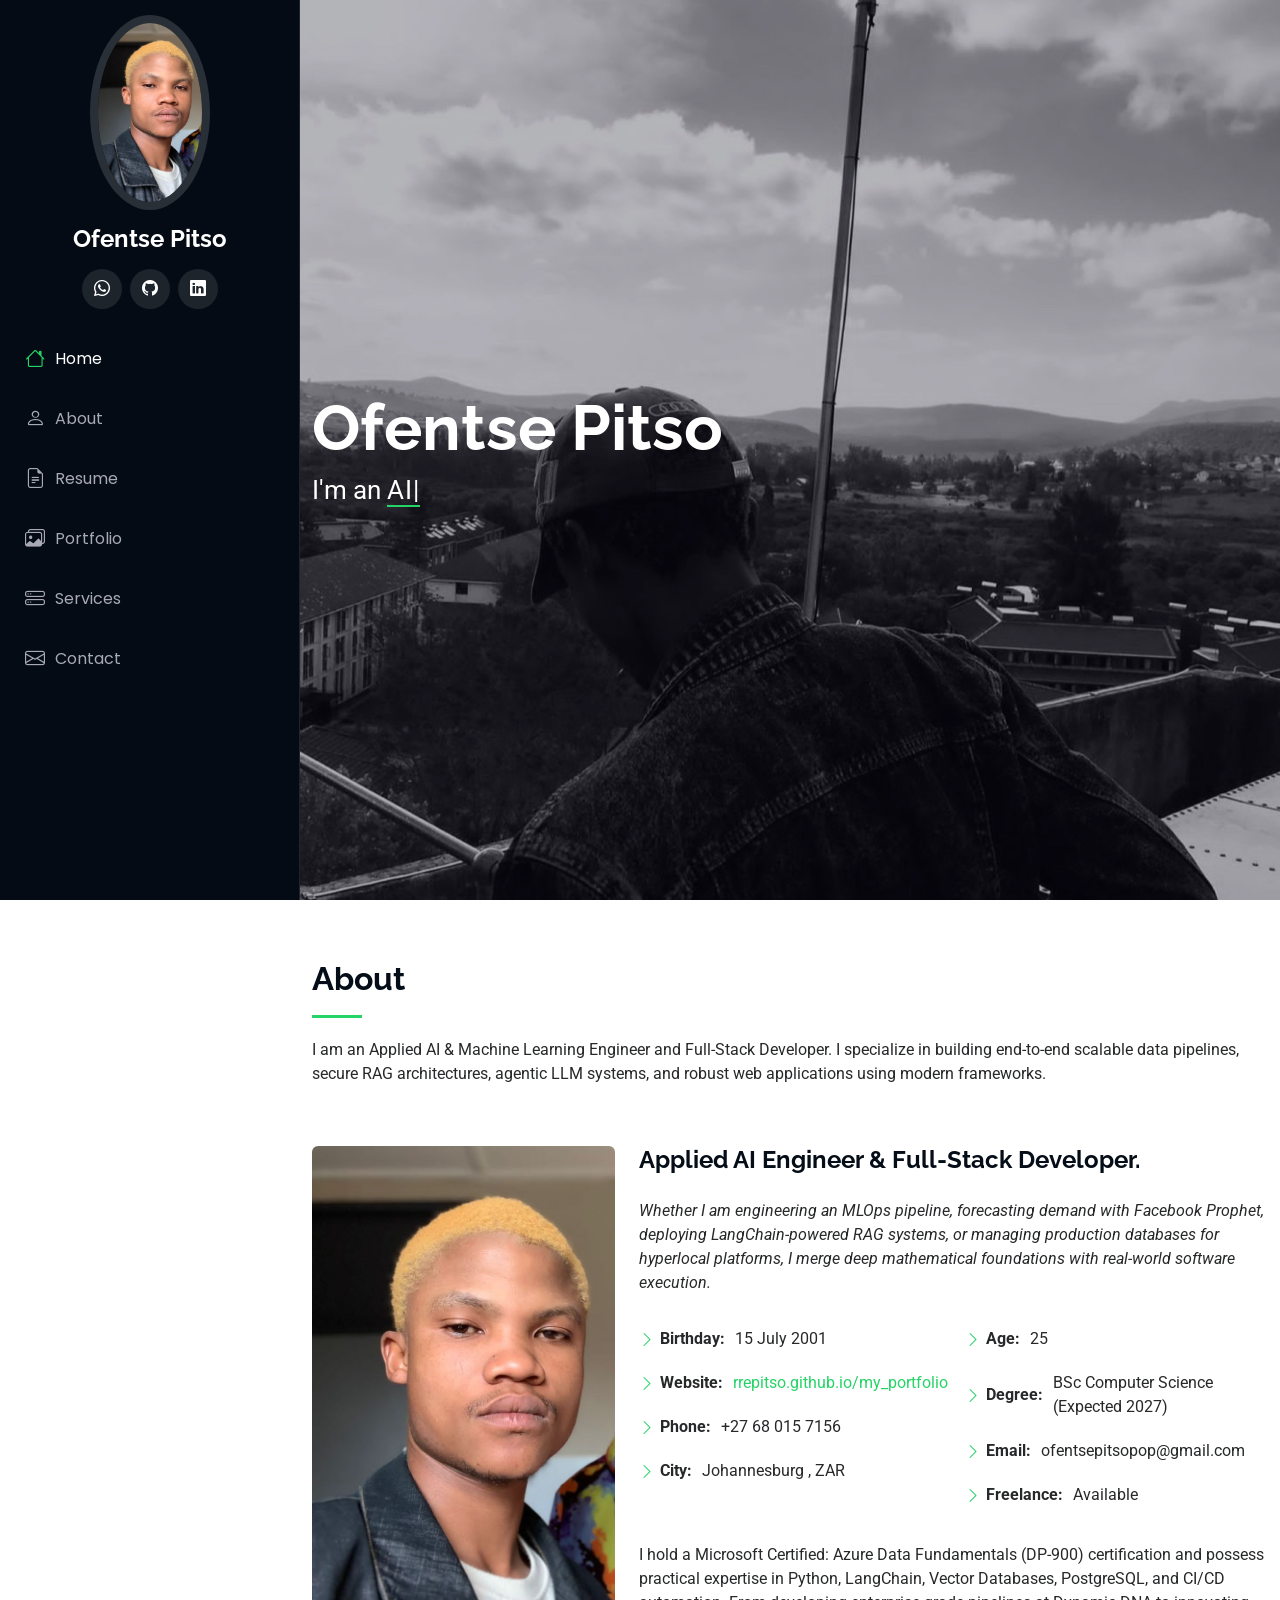
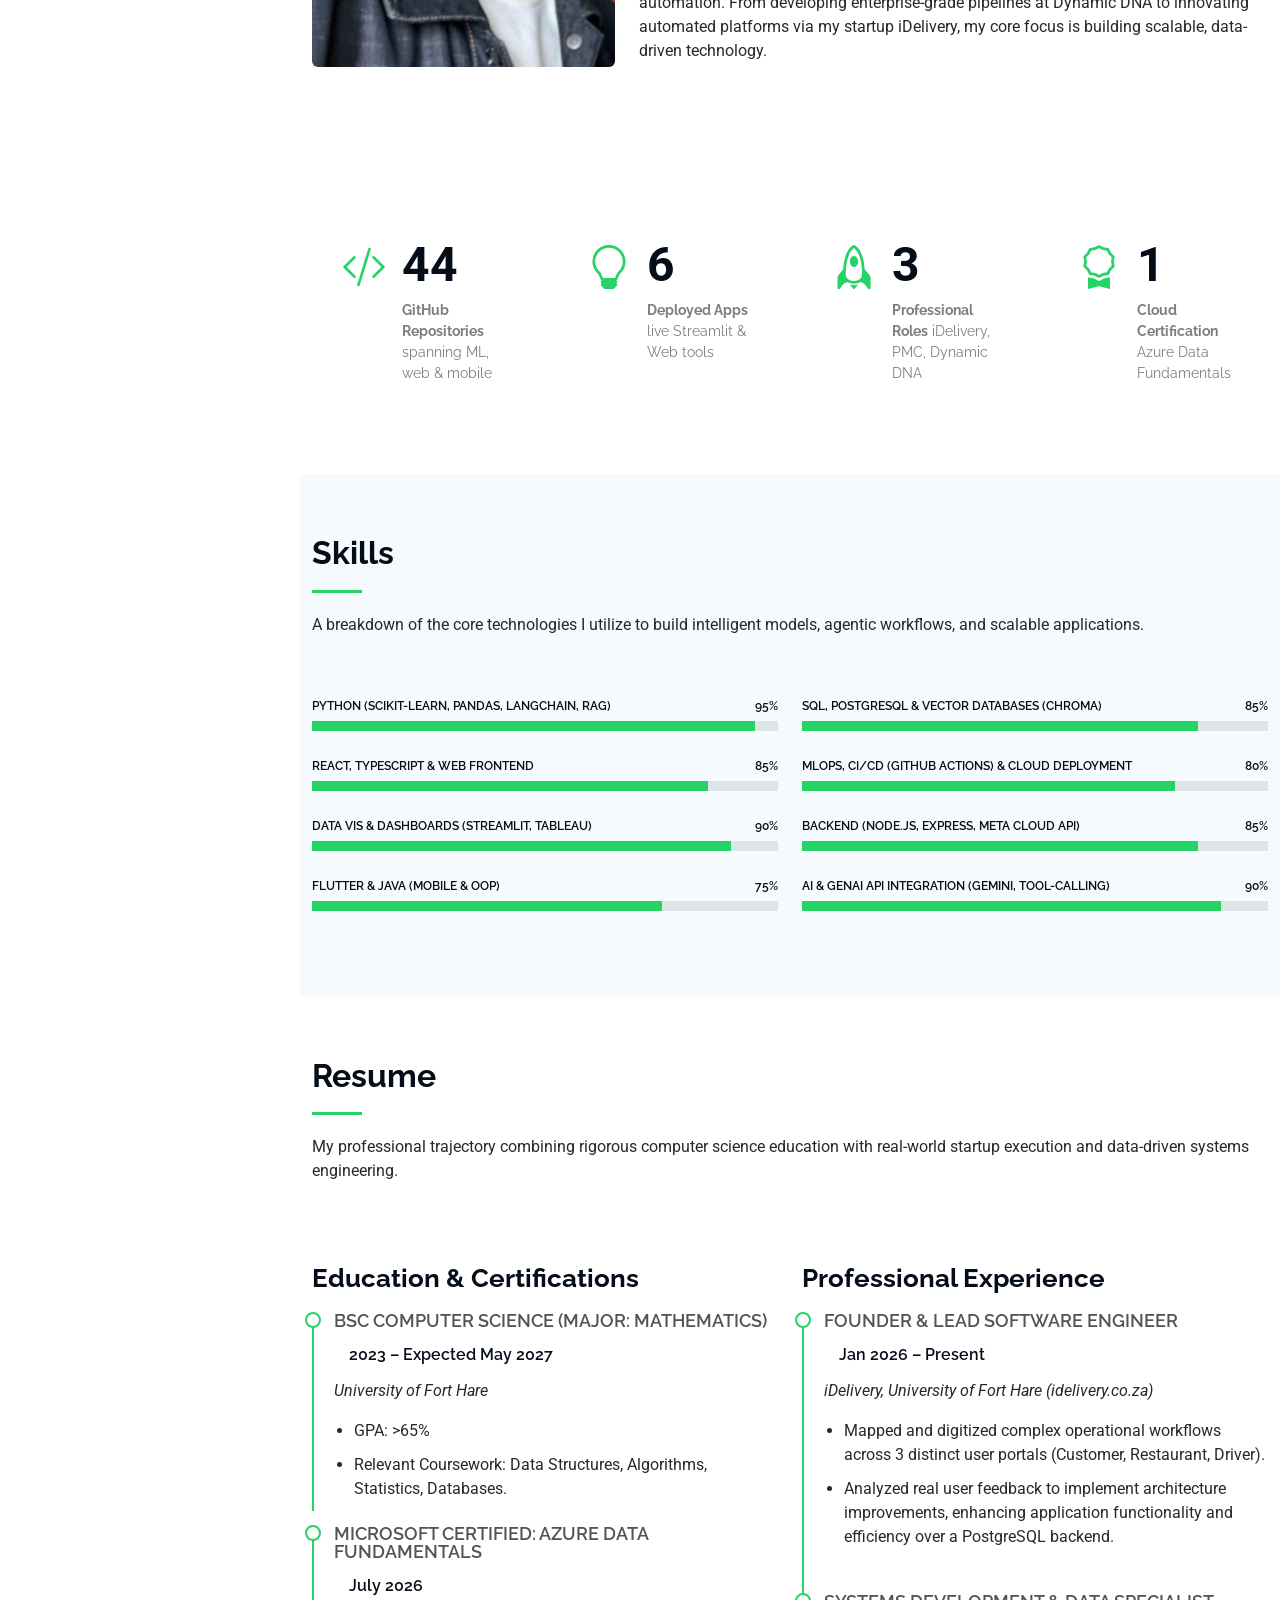
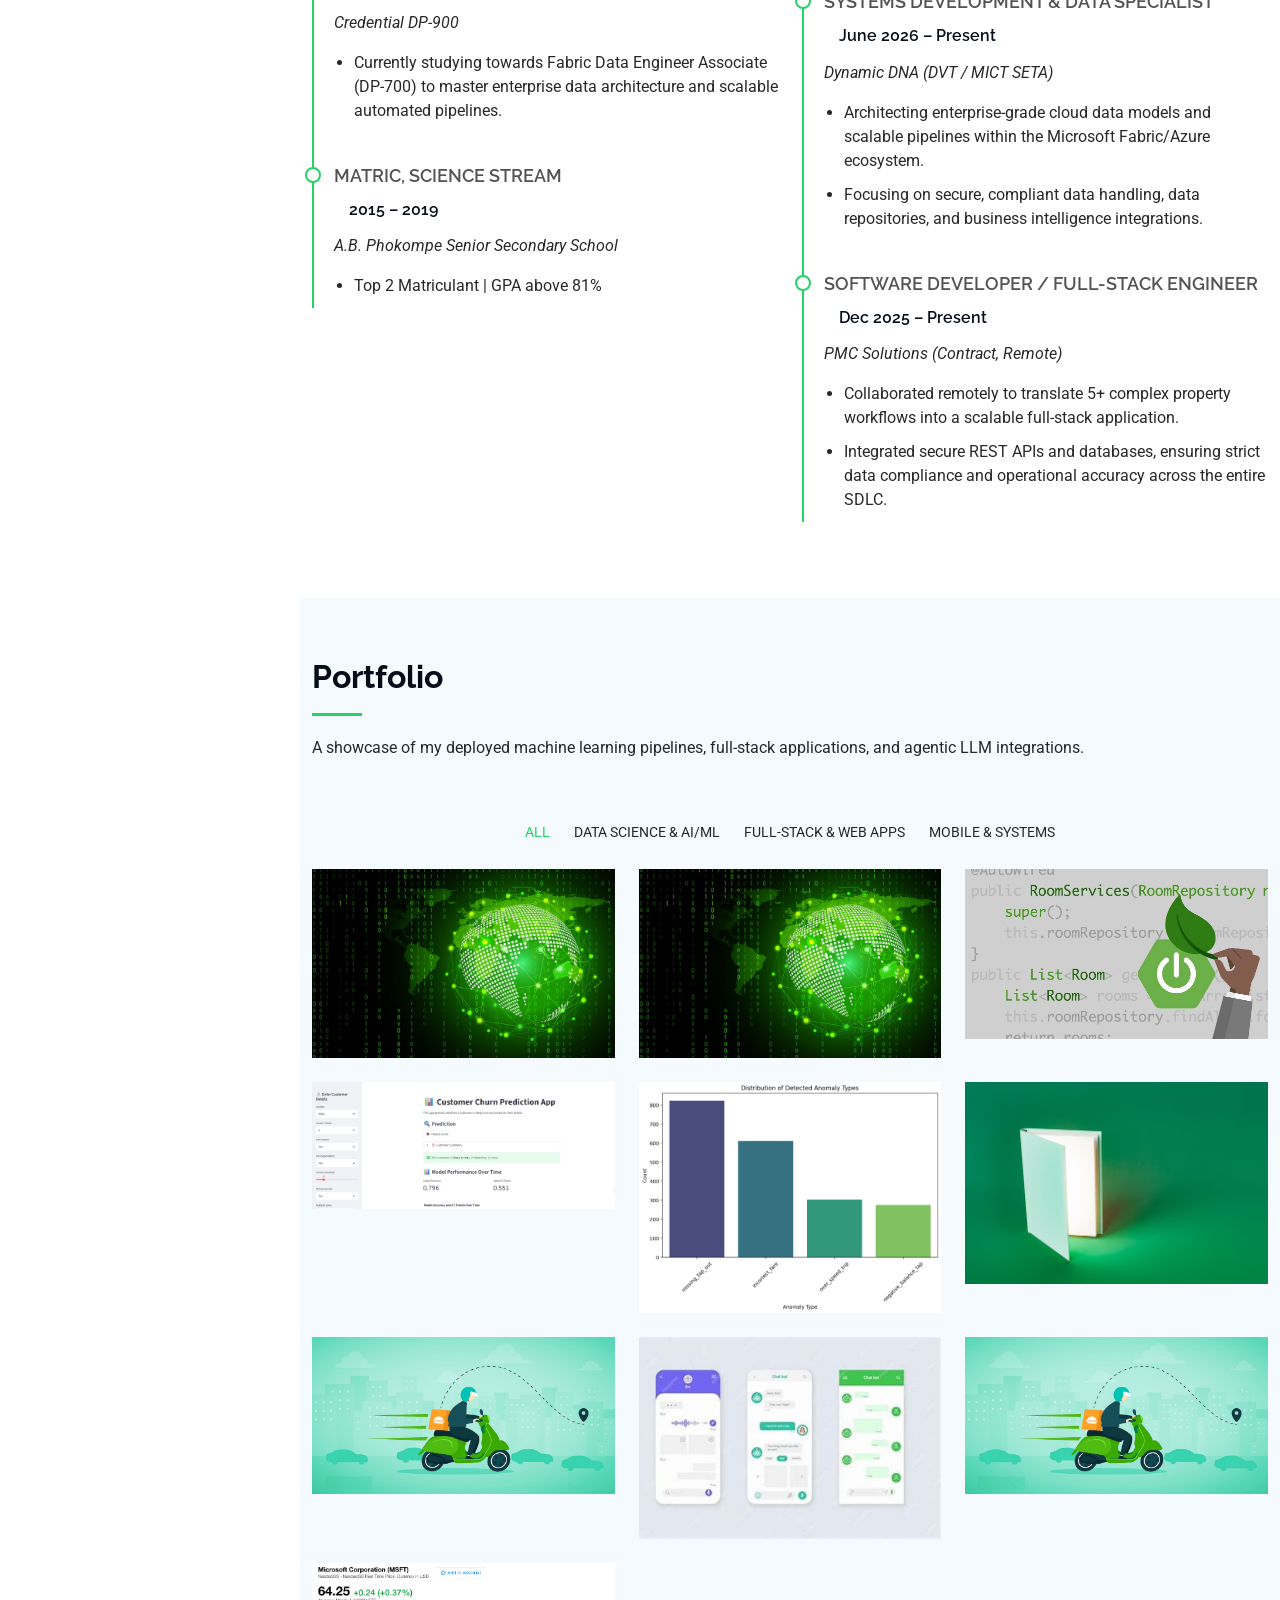
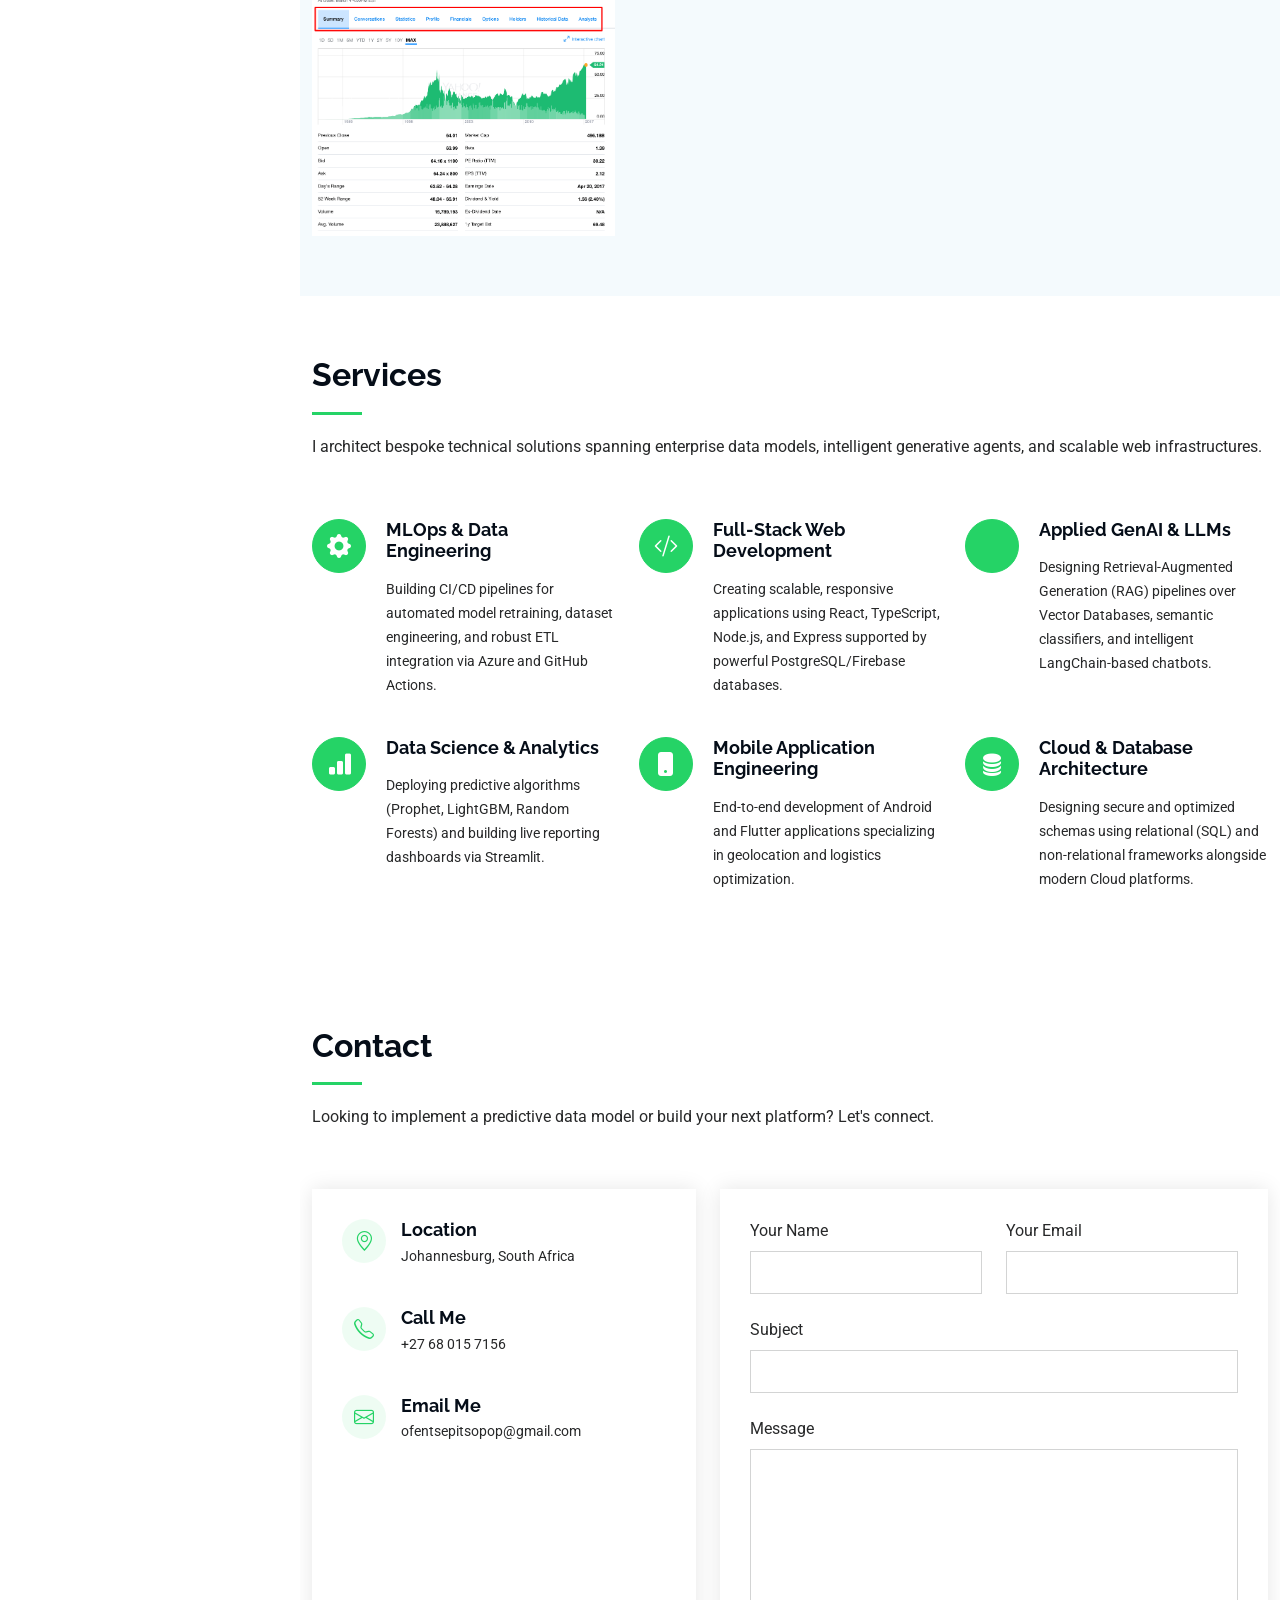
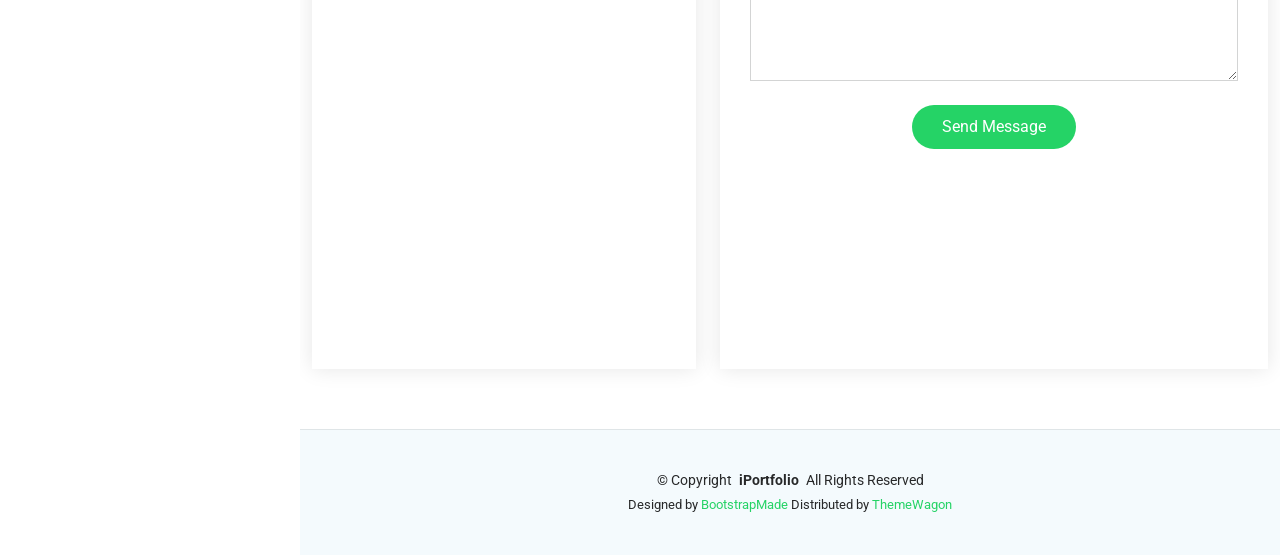
<file: index.html>
<!DOCTYPE html>
<html lang="en">

<head>
  <meta charset="utf-8">
  <meta content="width=device-width, initial-scale=1.0" name="viewport">
  <title>Ofentse Pitso's Portfolio</title>
  <meta content="Ofentse Pitso - Applied AI Engineer, ML Developer & Full-Stack Engineer" name="description">
  <meta content="AI, Machine Learning, Data Scientist, Full-Stack Developer, Streamlit, React, Python" name="keywords">

  <link href="assets/img/icon.png" rel="icon">
  <link href="assets/img/apple-touch-icon.png" rel="apple-touch-icon">

  <link href="https://fonts.googleapis.com" rel="preconnect">
  <link href="https://fonts.gstatic.com" rel="preconnect" crossorigin>
  <link href="https://fonts.googleapis.com/css2?family=Roboto:ital,wght@0,100;0,300;0,400;0,500;0,700;0,900;1,100;1,300;1,400;1,500;1,700;1,900&family=Poppins:ital,wght@0,100;0,200;0,300;0,400;0,500;0,600;0,700;0,800;0,900;1,100;1,200;1,300;1,400;1,500;1,600;1,700;1,800;1,900&family=Raleway:ital,wght@0,100;0,200;0,300;0,400;0,500;0,600;0,700;0,800;0,900;1,100;1,200;1,300;1,400;1,500;1,600;1,700;1,800;1,900&display=swap" rel="stylesheet">

  <link href="assets/vendor/bootstrap/css/bootstrap.min.css" rel="stylesheet">
  <link href="assets/vendor/bootstrap-icons/bootstrap-icons.css" rel="stylesheet">
  <link href="assets/vendor/aos/aos.css" rel="stylesheet">
  <link href="assets/vendor/glightbox/css/glightbox.min.css" rel="stylesheet">
  <link href="assets/vendor/swiper/swiper-bundle.min.css" rel="stylesheet">

  <link href="assets/css/main.css" rel="stylesheet">

</head>

<body class="index-page">

  <header id="header" class="header dark-background d-flex flex-column">
    <i class="header-toggle d-xl-none bi bi-list"></i>

    <div class="profile-img">
      <img src="assets/img/profile.jpg" alt="Ofentse Pitso" class="img-fluid rounded-circle">
    </div>

    <a href="index.html" class="logo d-flex align-items-center justify-content-center">
      <h1 class="sitename">Ofentse Pitso</h1>
    </a>

    <div class="social-links text-center">
      <a href="https://wa.me/+27680157156" class="whatsapp"><i class="bi bi-whatsapp"></i></a>
      <a href="https://github.com/RrePitso" class="github"><i class="bi bi-github"></i></a>
      <a href="https://linkedin.com/in/ofentse-pitso" class="linkedin"><i class="bi bi-linkedin"></i></a>
    </div>

    <nav id="navmenu" class="navmenu">
      <ul>
        <li><a href="#hero" class="active"><i class="bi bi-house navicon"></i>Home</a></li>
        <li><a href="#about"><i class="bi bi-person navicon"></i> About</a></li>
        <li><a href="#resume"><i class="bi bi-file-earmark-text navicon"></i> Resume</a></li>
        <li><a href="#portfolio"><i class="bi bi-images navicon"></i> Portfolio</a></li>
        <li><a href="#services"><i class="bi bi-hdd-stack navicon"></i> Services</a></li>
        <li><a href="#contact"><i class="bi bi-envelope navicon"></i> Contact</a></li>
      </ul>
    </nav>

  </header>

  <main class="main">

    <section id="hero" class="hero section dark-background">

      <img src="assets/img/bg.jpg" alt="" data-aos="fade-in" class="">

      <div class="container" data-aos="fade-up" data-aos-delay="100">
        <h2>Ofentse Pitso</h2>
        <p>I'm an <span class="typed" data-typed-items="AI Engineer, Full-Stack Developer, Machine Learning Expert, Data Scientist">AI Engineer</span><span class="typed-cursor typed-cursor--blink" aria-hidden="true"></span><span class="typed-cursor typed-cursor--blink" aria-hidden="true"></span></p>
      </div>

    </section>
    
    <section id="about" class="about section">

      <div class="container section-title" data-aos="fade-up">
        <h2>About</h2>
        <p>I am an Applied AI & Machine Learning Engineer and Full-Stack Developer. I specialize in building end-to-end scalable data pipelines, secure RAG architectures, agentic LLM systems, and robust web applications using modern frameworks.</p>
      </div>
      
      <div class="container" data-aos="fade-up" data-aos-delay="100">

        <div class="row gy-4 justify-content-center">
          <div class="col-lg-4">
            <img src="assets/img/profile.jpg" class="img-fluid rounded" alt="">
          </div>
          <div class="col-lg-8 content">
            <h2>Applied AI Engineer & Full-Stack Developer.</h2>
            <p class="fst-italic py-3">
                Whether I am engineering an MLOps pipeline, forecasting demand with Facebook Prophet, deploying LangChain-powered RAG systems, or managing production databases for hyperlocal platforms, I merge deep mathematical foundations with real-world software execution.</p>
            <div class="row">
              <div class="col-lg-6">
                <ul>
                  <li><i class="bi bi-chevron-right"></i> <strong>Birthday:</strong> <span>15 July 2001</span></li>
                  <li><i class="bi bi-chevron-right"></i> <strong>Website:</strong> <span><a href="https://rrepitso.github.io/my_portfolio/">rrepitso.github.io/my_portfolio</a></span></li>
                  <li><i class="bi bi-chevron-right"></i> <strong>Phone:</strong> <span>+27 68 015 7156</span></li>
                  <li><i class="bi bi-chevron-right"></i> <strong>City:</strong> <span>Johannesburg , ZAR</span></li>
                </ul>
              </div>
              <div class="col-lg-6">
                <ul>
                  <li><i class="bi bi-chevron-right"></i> <strong>Age:</strong> <span>25</span></li>
                  <li><i class="bi bi-chevron-right"></i> <strong>Degree:</strong> <span>BSc Computer Science (Expected 2027)</span></li>
                  <li><i class="bi bi-chevron-right"></i> <strong>Email:</strong> <span>ofentsepitsopop@gmail.com</span></li>
                  <li><i class="bi bi-chevron-right"></i> <strong>Freelance:</strong> <span>Available</span></li>
                </ul>
              </div>
            </div>
            <p class="py-3">
              I hold a Microsoft Certified: Azure Data Fundamentals (DP-900) certification and possess practical expertise in Python, LangChain, Vector Databases, PostgreSQL, and CI/CD automation. From developing enterprise-grade pipelines at Dynamic DNA to innovating automated platforms via my startup iDelivery, my core focus is building scalable, data-driven technology.
            </p>
          </div>
        </div>

      </div>

    </section>

    <section id="stats" class="stats section">
      <div class="container" data-aos="fade-up" data-aos-delay="100">
        <div class="row gy-4">
          <div class="col-lg-3 col-md-6">
            <div class="stats-item">
              <i class="bi bi-code-slash"></i>
              <span data-purecounter-start="0" data-purecounter-end="48" data-purecounter-duration="1" class="purecounter"></span>
              <p><strong>GitHub Repositories</strong> <span>spanning ML, web & mobile</span></p>
            </div>
          </div>
          <div class="col-lg-3 col-md-6">
            <div class="stats-item">
              <i class="bi bi-lightbulb"></i>
              <span data-purecounter-start="0" data-purecounter-end="7" data-purecounter-duration="1" class="purecounter"></span>
              <p><strong>Deployed Apps</strong> <span>live Streamlit & Web tools</span></p>
            </div>
          </div>
          <div class="col-lg-3 col-md-6">
            <div class="stats-item">
              <i class="bi bi-rocket"></i>
              <span data-purecounter-start="0" data-purecounter-end="3" data-purecounter-duration="1" class="purecounter"></span>
              <p><strong>Professional Roles</strong> <span>iDelivery, PMC, Dynamic DNA</span></p>
            </div>
          </div>
          <div class="col-lg-3 col-md-6">
            <div class="stats-item">
              <i class="bi bi-award"></i>
              <span data-purecounter-start="0" data-purecounter-end="1" data-purecounter-duration="1" class="purecounter"></span>
              <p><strong>Cloud Certification</strong> <span>Azure Data Fundamentals</span></p>
            </div>
          </div>
        </div>
      </div>
    </section>

    <section id="skills" class="skills section light-background">

      <div class="container section-title" data-aos="fade-up">
        <h2>Skills</h2>
        <p>A breakdown of the core technologies I utilize to build intelligent models, agentic workflows, and scalable applications.</p>
      </div><div class="container" data-aos="fade-up" data-aos-delay="100">

        <div class="row skills-content skills-animation">

          <div class="col-lg-6">

            <div class="progress">
              <span class="skill"><span>Python (Scikit-learn, Pandas, LangChain, RAG)</span> <i class="val">95%</i></span>
              <div class="progress-bar-wrap">
                <div class="progress-bar" role="progressbar" aria-valuenow="95" aria-valuemin="0" aria-valuemax="100"></div>
              </div>
            </div><div class="progress">
              <span class="skill"><span>React, TypeScript & Web Frontend</span> <i class="val">85%</i></span>
              <div class="progress-bar-wrap">
                <div class="progress-bar" role="progressbar" aria-valuenow="85" aria-valuemin="0" aria-valuemax="100"></div>
              </div>
            </div><div class="progress">
              <span class="skill"><span>Data Vis & Dashboards (Streamlit, Tableau)</span> <i class="val">90%</i></span>
              <div class="progress-bar-wrap">
                <div class="progress-bar" role="progressbar" aria-valuenow="90" aria-valuemin="0" aria-valuemax="100"></div>
              </div>
            </div><div class="progress">
              <span class="skill"><span>Flutter & Java (Mobile & OOP)</span> <i class="val">75%</i></span>
              <div class="progress-bar-wrap">
                <div class="progress-bar" role="progressbar" aria-valuenow="75" aria-valuemin="0" aria-valuemax="100"></div>
              </div>
            </div></div>

          <div class="col-lg-6">

            <div class="progress">
              <span class="skill"><span>SQL, PostgreSQL & Vector Databases (Chroma)</span> <i class="val">85%</i></span>
              <div class="progress-bar-wrap">
                <div class="progress-bar" role="progressbar" aria-valuenow="85" aria-valuemin="0" aria-valuemax="100"></div>
              </div>
            </div><div class="progress">
              <span class="skill"><span>MLOps, CI/CD (GitHub Actions) & Cloud Deployment</span> <i class="val">80%</i></span>
              <div class="progress-bar-wrap">
                <div class="progress-bar" role="progressbar" aria-valuenow="80" aria-valuemin="0" aria-valuemax="100"></div>
              </div>
            </div><div class="progress">
              <span class="skill"><span>Backend (Node.js, Express, Meta Cloud API)</span> <i class="val">85%</i></span>
              <div class="progress-bar-wrap">
                <div class="progress-bar" role="progressbar" aria-valuenow="85" aria-valuemin="0" aria-valuemax="100"></div>
              </div>
            </div><div class="progress">
              <span class="skill"><span>AI & GenAI API Integration (Gemini, Tool-Calling)</span> <i class="val">90%</i></span>
              <div class="progress-bar-wrap">
                <div class="progress-bar" role="progressbar" aria-valuenow="90" aria-valuemin="0" aria-valuemax="100"></div>
              </div>
            </div></div>

        </div>

      </div>

    </section>
    
    <section id="resume" class="resume section">
      <div class="container section-title" data-aos="fade-up">
        <h2>Resume</h2>
        <p>My professional trajectory combining rigorous computer science education with real-world startup execution and data-driven systems engineering.</p>
      </div>

      <div class="container">
        <div class="row">
          <div class="col-lg-6" data-aos="fade-up" data-aos-delay="100">
            <h3 class="resume-title">Education & Certifications</h3>
            <div class="resume-item pb-0">
              <h4>BSc Computer Science (Major: Mathematics)</h4>
              <h5>2023 – Expected May 2027</h5>
              <p><em>University of Fort Hare</em></p>
              <ul>
                <li>GPA: >65%</li>
                <li>Relevant Coursework: Data Structures, Algorithms, Statistics, Databases.</li>
              </ul>
            </div>
            <div class="resume-item">
              <h4>Microsoft Certified: Azure Data Fundamentals</h4>
              <h5>July 2026</h5>
              <p><em>Credential DP-900</em></p>
              <ul>
                 <li>Currently studying towards Fabric Data Engineer Associate (DP-700) to master enterprise data architecture and scalable automated pipelines.</li>
              </ul>
            </div>
            <div class="resume-item">
              <h4>Matric, Science Stream</h4>
              <h5>2015 – 2019</h5>
              <p><em>A.B. Phokompe Senior Secondary School</em></p>
              <ul>
                <li>Top 2 Matriculant | GPA above 81%</li>
              </ul>
            </div>
          </div>
          <div class="col-lg-6" data-aos="fade-up" data-aos-delay="200">
            <h3 class="resume-title">Professional Experience</h3>
            <div class="resume-item">
              <h4>Founder & Lead Software Engineer</h4>
              <h5>Jan 2026 – Present</h5>
              <p><em>iDelivery, University of Fort Hare (idelivery.co.za)</em></p>
              <ul>
                <li>Mapped and digitized complex operational workflows across 3 distinct user portals (Customer, Restaurant, Driver).</li>
                <li>Analyzed real user feedback to implement architecture improvements, enhancing application functionality and efficiency over a PostgreSQL backend.</li>
              </ul>
            </div>
            <div class="resume-item">
              <h4>Systems Development & Data Specialist</h4>
              <h5>June 2026 – Present</h5>
              <p><em>Dynamic DNA (DVT / MICT SETA)</em></p>
              <ul>
                <li>Architecting enterprise-grade cloud data models and scalable pipelines within the Microsoft Fabric/Azure ecosystem.</li>
                <li>Focusing on secure, compliant data handling, data repositories, and business intelligence integrations.</li>
              </ul>
            </div>
            <div class="resume-item">
              <h4>Software Developer / Full-Stack Engineer</h4>
              <h5>Dec 2025 – Present</h5>
              <p><em>PMC Solutions (Contract, Remote)</em></p>
              <ul>
                <li>Collaborated remotely to translate 5+ complex property workflows into a scalable full-stack application.</li>
                <li>Integrated secure REST APIs and databases, ensuring strict data compliance and operational accuracy across the entire SDLC.</li>
              </ul>
            </div>
          </div>
        </div>
      </div>
    </section>
    
    <section id="portfolio" class="portfolio section light-background">
      <div class="container section-title" data-aos="fade-up">
        <h2>Portfolio</h2>
        <p>A showcase of my deployed machine learning pipelines, full-stack applications, and agentic LLM integrations.</p>
      </div>

      <div class="container">
        <ul class="portfolio-filters isotope-filters" data-aos="fade-up" data-aos-delay="100">
          <li data-filter="*" class="filter-active">All</li>
          <li data-filter=".filter-ml">Data Science & AI/ML</li>
          <li data-filter=".filter-app">Full-Stack & Web Apps</li>
          <li data-filter=".filter-backend">Mobile & Systems</li>
        </ul>

        <div class="row gy-4 isotope-container" data-aos="fade-up" data-aos-delay="200">

          <div class="col-lg-4 col-md-6 portfolio-item isotope-item filter-ml">
            <div class="portfolio-content h-100">
              <img src="assets/img/portfolio/data.png" class="img-fluid" alt="Email RAG System" onerror="this.src='assets/img/profile.jpg'">
              <div class="portfolio-info">
                <h4>GenAI Email RAG System</h4>
                <p>Agentic workflow using LangChain, Chroma Vector DB, and LLM Tool-Calling</p>
                <a href="assets/img/portfolio/data.png" class="glightbox preview-link" data-gallery="portfolio-ml"><i class="bi bi-zoom-in"></i></a>
                <a href="https://github.com/RrePitso/Email_RAG" class="details-link" title="GitHub Repo" target="_blank"><i class="bi bi-link-45deg"></i></a>
              </div>
            </div>
          </div>

          <div class="col-lg-4 col-md-6 portfolio-item isotope-item filter-ml">
            <div class="portfolio-content h-100">
              <img src="assets/img/portfolio/data.png" class="img-fluid" alt="World Cup Match Prediction">
              <div class="portfolio-info">
                <h4>World Cup Match Prediction</h4>
                <p>Engineered 27 features across 50,000+ matches with an Expected Value betting engine</p>
                <a href="assets/img/portfolio/data.png" class="glightbox preview-link" data-gallery="portfolio-ml"><i class="bi bi-zoom-in"></i></a>
                <a href="https://world-cup-2026-bets.streamlit.app/" class="details-link" title="Live Streamlit App" target="_blank"><i class="bi bi-link-45deg"></i></a>
                <a href="https://github.com/RrePitso/World-Cup-2026-Bets" class="repo-link" target="_blank">Repo</a>
              </div>
            </div>
          </div>

          <div class="col-lg-4 col-md-6 portfolio-item isotope-item filter-ml">
            <div class="portfolio-content h-100">
              <img src="assets/img/portfolio/spring.png" class="img-fluid" alt="SpazaML Dashboard">
              <div class="portfolio-info">
                <h4>SpazaML - Demand Forecasting</h4>
                <p>Prophet time-series forecasting & inventory modeling for SA Spaza shops</p>
                <a href="assets/img/portfolio/spring.png" class="glightbox preview-link" data-gallery="portfolio-ml"><i class="bi bi-zoom-in"></i></a>
                <a href="https://spazaml-6rnex2xkxidhmv2xrqjxnn.streamlit.app/" class="details-link" title="Live Streamlit App" target="_blank"><i class="bi bi-link-45deg"></i></a>
                <a href="https://github.com/RrePitso/SpazaML" class="repo-link" target="_blank">Repo</a>
              </div>
            </div>
          </div>

          <div class="col-lg-4 col-md-6 portfolio-item isotope-item filter-ml">
            <div class="portfolio-content h-100">
              <img src="assets/img/Screenshot (2).png" class="img-fluid" alt="MLOps Churn Prediction">
              <div class="portfolio-info">
                <h4>MLOps Churn Pipeline</h4>
                <p>Automated monthly retraining pipeline via GitHub Actions & Streamlit</p>
                <a href="assets/img/Screenshot (2).png" class="glightbox preview-link" data-gallery="portfolio-ml"><i class="bi bi-zoom-in"></i></a>
                <a href="https://mlops-churn-demo.streamlit.app/" class="details-link" title="Live Streamlit App" target="_blank"><i class="bi bi-link-45deg"></i></a>
                <a href="https://github.com/RrePitso/mlops-churn-demo" class="repo-link" target="_blank">Repo</a>
              </div>
            </div>
          </div>

          <div class="col-lg-4 col-md-6 portfolio-item isotope-item filter-ml">
            <div class="portfolio-content h-100">
              <img src="assets/img/Anomalies.png" class="img-fluid" alt="Transport AFC Dashboard">
              <div class="portfolio-info">
                <h4>Transport AFC Analytics</h4>
                <p>Anomaly detection & revenue leakage simulation deployed via Streamlit</p>
                <a href="assets/img/Anomalies.png" class="glightbox preview-link" data-gallery="portfolio-ml"><i class="bi bi-zoom-in"></i></a>
                <a href="https://departmentoftransportpitch.streamlit.app/" class="details-link" title="Live Streamlit App" target="_blank"><i class="bi bi-link-45deg"></i></a>
                <a href="https://github.com/RrePitso/department_of_transport_pitch" class="repo-link" target="_blank">Repo</a>
              </div>
            </div>
          </div>

          <div class="col-lg-4 col-md-6 portfolio-item isotope-item filter-app">
            <div class="portfolio-content h-100">
              <img src="assets/img/portfolio/textbook.png" class="img-fluid" alt="Accounting Dashboard">
              <div class="portfolio-info">
                <h4>Financial Accounting Tracker</h4>
                <p>Streamlit web application with automated PDF/Excel reporting</p>
                <a href="assets/img/portfolio/textbook.png" class="glightbox preview-link" data-gallery="portfolio-app"><i class="bi bi-zoom-in"></i></a>
                <a href="https://accountinggit-ea8jmzbbhbgswyxj9us4ff.streamlit.app/" class="details-link" title="Live Streamlit App" target="_blank"><i class="bi bi-link-45deg"></i></a>
                <a href="https://github.com/RrePitso/accounting" class="repo-link" target="_blank">Repo</a>
              </div>
            </div>
          </div>

          <div class="col-lg-4 col-md-6 portfolio-item isotope-item filter-app">
            <div class="portfolio-content h-100">
              <img src="assets/img/portfolio/delivery.png" class="img-fluid" alt="Collivery Estimator">
              <div class="portfolio-info">
                <h4>Collivery Cost Estimator</h4>
                <p>Real-time delivery cost computation engine and dashboard</p>
                <a href="assets/img/portfolio/delivery.png" class="glightbox preview-link" data-gallery="portfolio-app"><i class="bi bi-zoom-in"></i></a>
                <a href="https://colliveryestimator.streamlit.app/" class="details-link" title="Live Streamlit App" target="_blank"><i class="bi bi-link-45deg"></i></a>
              </div>
            </div>
          </div>

          <div class="col-lg-4 col-md-6 portfolio-item isotope-item filter-app">
            <div class="portfolio-content h-100">
              <img src="assets/img/portfolio/chat.png" class="img-fluid" alt="Ko Kolobeng">
              <div class="portfolio-info">
                <h4>Ko Kolobeng Demo</h4>
                <p>Interactive web dashboard prototype for regional metrics</p>
                <a href="assets/img/portfolio/chat.png" class="glightbox preview-link" data-gallery="portfolio-app"><i class="bi bi-zoom-in"></i></a>
                <a href="https://kokolobengdemo.streamlit.app/" class="details-link" title="Live Streamlit App" target="_blank"><i class="bi bi-link-45deg"></i></a>
                <a href="https://github.com/RrePitso/Ko_kolobeng_demo" class="repo-link" target="_blank">Repo</a>
              </div>
            </div>
          </div>

          <div class="col-lg-4 col-md-6 portfolio-item isotope-item filter-app">
            <div class="portfolio-content h-100">
              <img src="assets/img/portfolio/delivery.png" class="img-fluid" alt="FlavourFleet iDelivery">
              <div class="portfolio-info">
                <h4>FlavourFleet / iDelivery</h4>
                <p>WhatsApp-based delivery bot & Full-Stack React platform</p>
                <a href="assets/img/portfolio/delivery.png" class="glightbox preview-link" data-gallery="portfolio-app"><i class="bi bi-zoom-in"></i></a>
                <a href="portfolio-details.html" class="details-link" title="Technical Deep Dive"><i class="bi bi-link-45deg"></i></a>
                <a href="https://github.com/RrePitso/FlavourFleet" class="repo-link" target="_blank">Repo</a>
              </div>
            </div>
          </div>

          <div class="col-lg-4 col-md-6 portfolio-item isotope-item filter-ml">
            <div class="portfolio-content h-100">
              <img src="assets/img/yahoo-finance-summary.png" class="img-fluid" alt="JSE Quant Growth">
              <div class="portfolio-info">
                <h4>JSE Quant Growth Model</h4>
                <p>Stock-picking analytical system utilizing LightGBM & Yahoo Finance</p>
                <a href="assets/img/yahoo-finance-summary.png" class="glightbox preview-link" data-gallery="portfolio-ml"><i class="bi bi-zoom-in"></i></a>
                <a href="https://github.com/RrePitso/jse_quant_growth" class="details-link" title="GitHub Repo" target="_blank"><i class="bi bi-link-45deg"></i></a>
                <a href="https://github.com/RrePitso/jse_quant_growth" class="repo-link" target="_blank">Repo</a>
              </div>
            </div>
          </div>

        </div>
      </div>
    </section>

    <section id="services" class="services section">
      <div class="container section-title" data-aos="fade-up">
        <h2>Services</h2>
        <p>I architect bespoke technical solutions spanning enterprise data models, intelligent generative agents, and scalable web infrastructures.</p>
      </div><div class="container">
        <div class="row gy-4">

          <div class="col-lg-4 col-md-6 service-item d-flex" data-aos="fade-up" data-aos-delay="100">
            <div class="icon flex-shrink-0"><i class="bi bi-gear-fill"></i></div>
            <div>
              <h4 class="title"><a href="#" class="stretched-link">MLOps & Data Engineering</a></h4>
              <p class="description">Building CI/CD pipelines for automated model retraining, dataset engineering, and robust ETL integration via Azure and GitHub Actions.</p>
            </div>
          </div><div class="col-lg-4 col-md-6 service-item d-flex" data-aos="fade-up" data-aos-delay="200">
            <div class="icon flex-shrink-0"><i class="bi bi-code-slash"></i></div>
            <div>
              <h4 class="title"><a href="#" class="stretched-link">Full-Stack Web Development</a></h4>
              <p class="description">Creating scalable, responsive applications using React, TypeScript, Node.js, and Express supported by powerful PostgreSQL/Firebase databases.</p>
            </div>
          </div><div class="col-lg-4 col-md-6 service-item d-flex" data-aos="fade-up" data-aos-delay="300">
            <div class="icon flex-shrink-0"><i class="bi bi-brain"></i></div>
            <div>
              <h4 class="title"><a href="#" class="stretched-link">Applied GenAI & LLMs</a></h4>
              <p class="description">Designing Retrieval-Augmented Generation (RAG) pipelines over Vector Databases, semantic classifiers, and intelligent LangChain-based chatbots.</p>
            </div>
          </div><div class="col-lg-4 col-md-6 service-item d-flex" data-aos="fade-up" data-aos-delay="400">
            <div class="icon flex-shrink-0"><i class="bi bi-bar-chart-fill"></i></div>
            <div>
              <h4 class="title"><a href="#" class="stretched-link">Data Science & Analytics</a></h4>
              <p class="description">Deploying predictive algorithms (Prophet, LightGBM, Random Forests) and building live reporting dashboards via Streamlit.</p>
            </div>
          </div><div class="col-lg-4 col-md-6 service-item d-flex" data-aos="fade-up" data-aos-delay="500">
            <div class="icon flex-shrink-0"><i class="bi bi-phone-fill"></i></div>
            <div>
              <h4 class="title"><a href="#" class="stretched-link">Mobile Application Engineering</a></h4>
              <p class="description">End-to-end development of Android and Flutter applications specializing in geolocation and logistics optimization.</p>
            </div>
          </div><div class="col-lg-4 col-md-6 service-item d-flex" data-aos="fade-up" data-aos-delay="600">
            <div class="icon flex-shrink-0"><i class="bi bi-database-fill"></i></div>
            <div>
              <h4 class="title"><a href="#" class="stretched-link">Cloud & Database Architecture</a></h4>
              <p class="description">Designing secure and optimized schemas using relational (SQL) and non-relational frameworks alongside modern Cloud platforms.</p>
            </div>
          </div></div>
      </div>
    </section><section id="contact" class="contact section">

      <div class="container section-title" data-aos="fade-up">
        <h2>Contact</h2>
        <p>Looking to implement a predictive data model or build your next platform? Let's connect.</p>
      </div><div class="container" data-aos="fade-up" data-aos-delay="100">

        <div class="row gy-4">

          <div class="col-lg-5">

            <div class="info-wrap">
              <div class="info-item d-flex" data-aos="fade-up" data-aos-delay="200">
                <i class="bi bi-geo-alt flex-shrink-0"></i>
                <div>
                  <h3>Location</h3>
                  <p>Johannesburg, South Africa</p>
                </div>
              </div><div class="info-item d-flex" data-aos="fade-up" data-aos-delay="300">
                <i class="bi bi-telephone flex-shrink-0"></i>
                <div>
                  <h3>Call Me</h3>
                  <p>+27 68 015 7156</p>
                </div>
              </div><div class="info-item d-flex" data-aos="fade-up" data-aos-delay="400">
                <i class="bi bi-envelope flex-shrink-0"></i>
                <div>
                  <h3>Email Me</h3>
                  <p>ofentsepitsopop@gmail.com</p>
                </div>
              </div><iframe src="https://www.google.com/maps/embed?pb=!1m18!1m12!1m3!1d3579.011622342197!2d27.702749400000002!3d-26.228811899999982!2m3!1f0!2f0!3f0!3m2!1i1024!2i768!4f13.1!3m3!1m2!1s0x1e95bce2d1d1c96d%3A0xe8fc034241e2a5a3!2s12408%20Selope%20Thema%20St%2C%20Mohlakeng%2C%20Randfontein%2C%201766!5e0!3m2!1sen!2sza!4v1747854485059!5m2!1sen!2sza" width="600" height="450" style="border:0;" allowfullscreen="" loading="lazy" referrerpolicy="no-referrer-when-downgrade"></iframe>
            </div>
          </div>

          <div class="col-lg-7">
           <form action="forms/contact.php" method="post" class="php-email-form" data-aos="fade-up" data-aos-delay="200">
              <div class="row gy-4">

                <div class="col-md-6">
                  <label for="name-field" class="pb-2">Your Name</label>
                  <input type="text" name="name" id="name-field" class="form-control" required="">
                </div>

                <div class="col-md-6">
                  <label for="email-field" class="pb-2">Your Email</label>
                  <input type="email" class="form-control" name="email" id="email-field" required="">
                </div>

                <div class="col-md-12">
                  <label for="subject-field" class="pb-2">Subject</label>
                  <input type="text" class="form-control" name="subject" id="subject-field" required="">
                </div>

                <div class="col-md-12">
                  <label for="message-field" class="pb-2">Message</label>
                  <textarea class="form-control" name="message" rows="10" id="message-field" required=""></textarea>
                </div>

                <div class="col-md-12 text-center">
                  <div class="loading">Loading</div>
                  <div class="error-message"></div>
                  <div class="sent-message">Your message has been sent. Thank you!</div>

                  <button type="submit">Send Message</button>
                </div>

              </div>
            </form>
          </div></div>

      </div>

    </section></main>

  <footer id="footer" class="footer position-relative light-background">

    <div class="container">
      <div class="copyright text-center ">
        <p>© <span>Copyright</span> <strong class="px-1 sitename">iPortfolio</strong> <span>All Rights Reserved</span></p>
      </div>
      <div class="credits">
        Designed by <a href="https://bootstrapmade.com/">BootstrapMade</a> Distributed by <a href="https://themewagon.com">ThemeWagon</a>
      </div>
    </div>

  </footer>

  <a href="#" id="scroll-top" class="scroll-top d-flex align-items-center justify-content-center"><i class="bi bi-arrow-up-short"></i></a>

  <div id="preloader"></div>

  <script src="assets/vendor/bootstrap/js/bootstrap.bundle.min.js"></script>
  <script src="assets/vendor/php-email-form/validate.js"></script>
  <script src="assets/vendor/aos/aos.js"></script>
  <script src="assets/vendor/typed.js/typed.umd.js"></script>
  <script src="assets/vendor/purecounter/purecounter_vanilla.js"></script>
  <script src="assets/vendor/waypoints/noframework.waypoints.js"></script>
  <script src="assets/vendor/glightbox/js/glightbox.min.js"></script>
  <script src="assets/vendor/imagesloaded/imagesloaded.pkgd.min.js"></script>
  <script src="assets/vendor/isotope-layout/isotope.pkgd.min.js"></script>
  <script src="assets/vendor/swiper/swiper-bundle.min.js"></script>

  <script src="assets/js/main.js"></script>

</body>

</html>
</file>
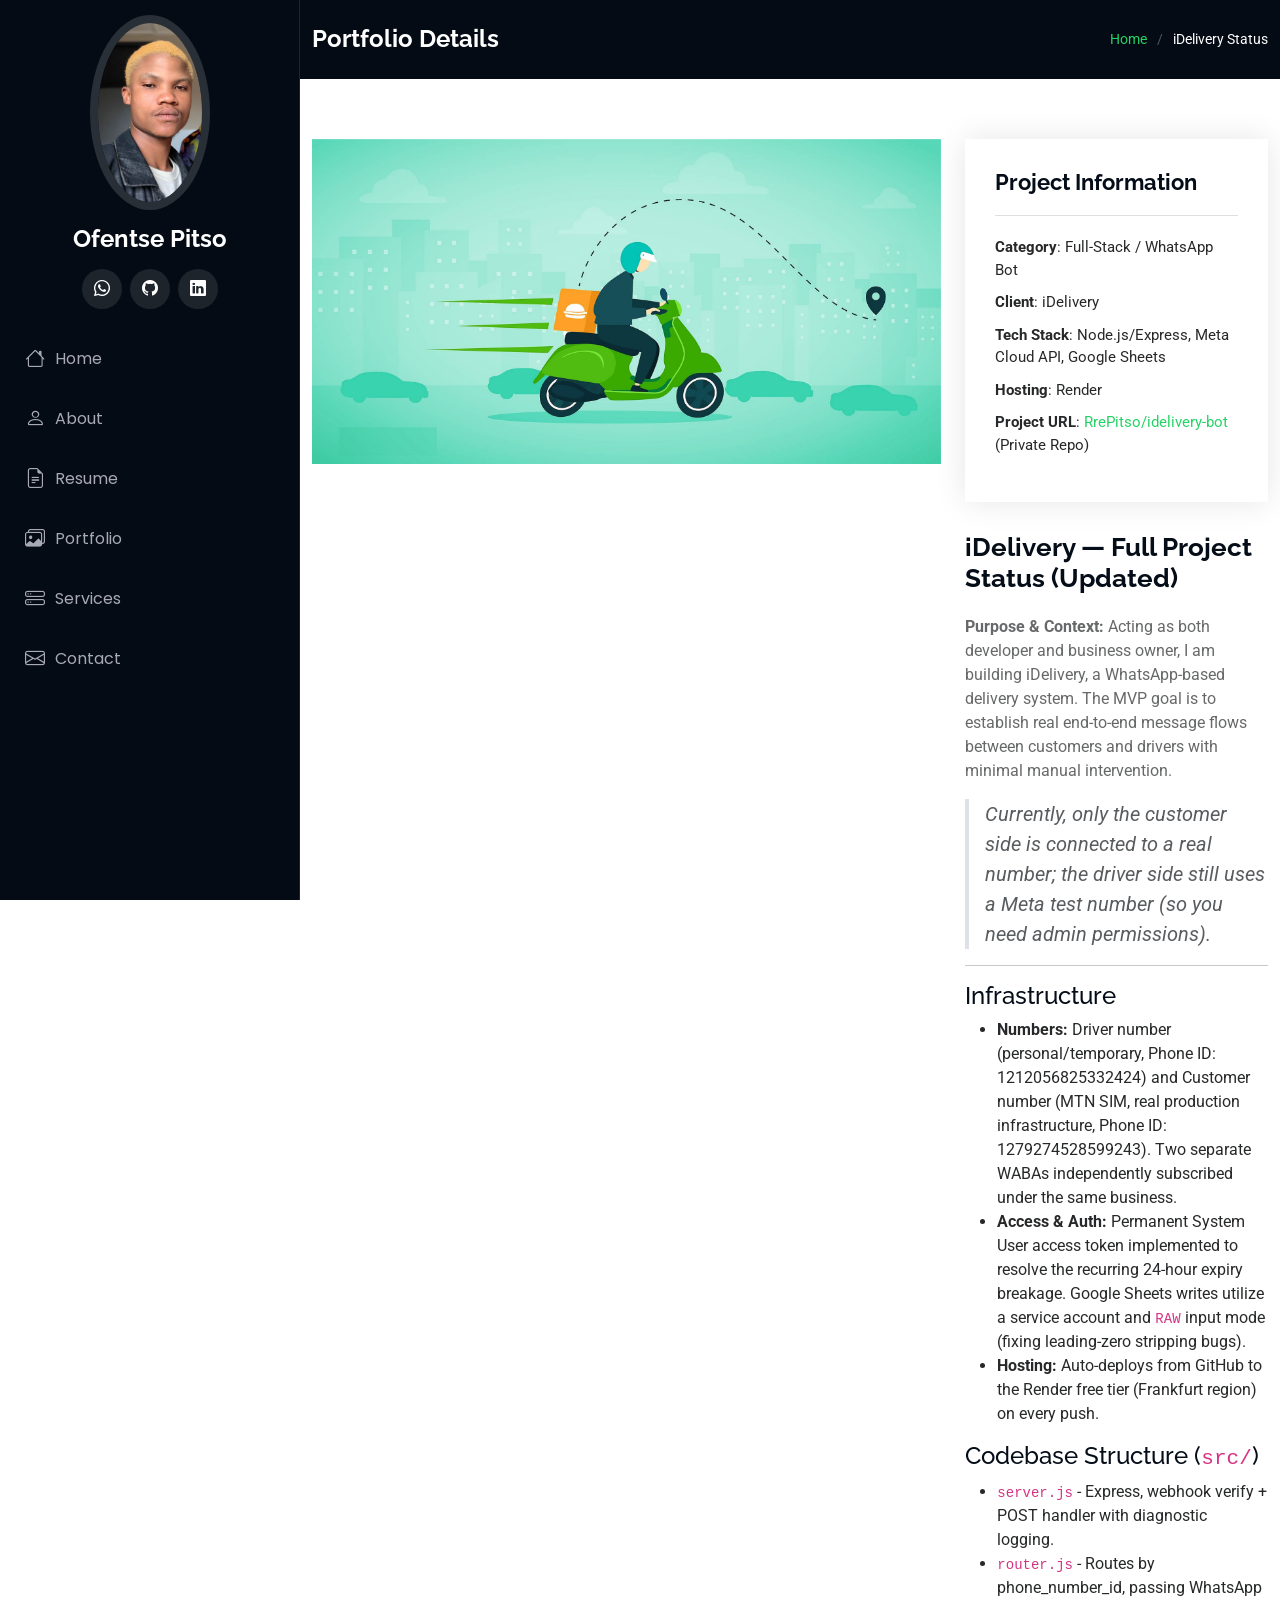
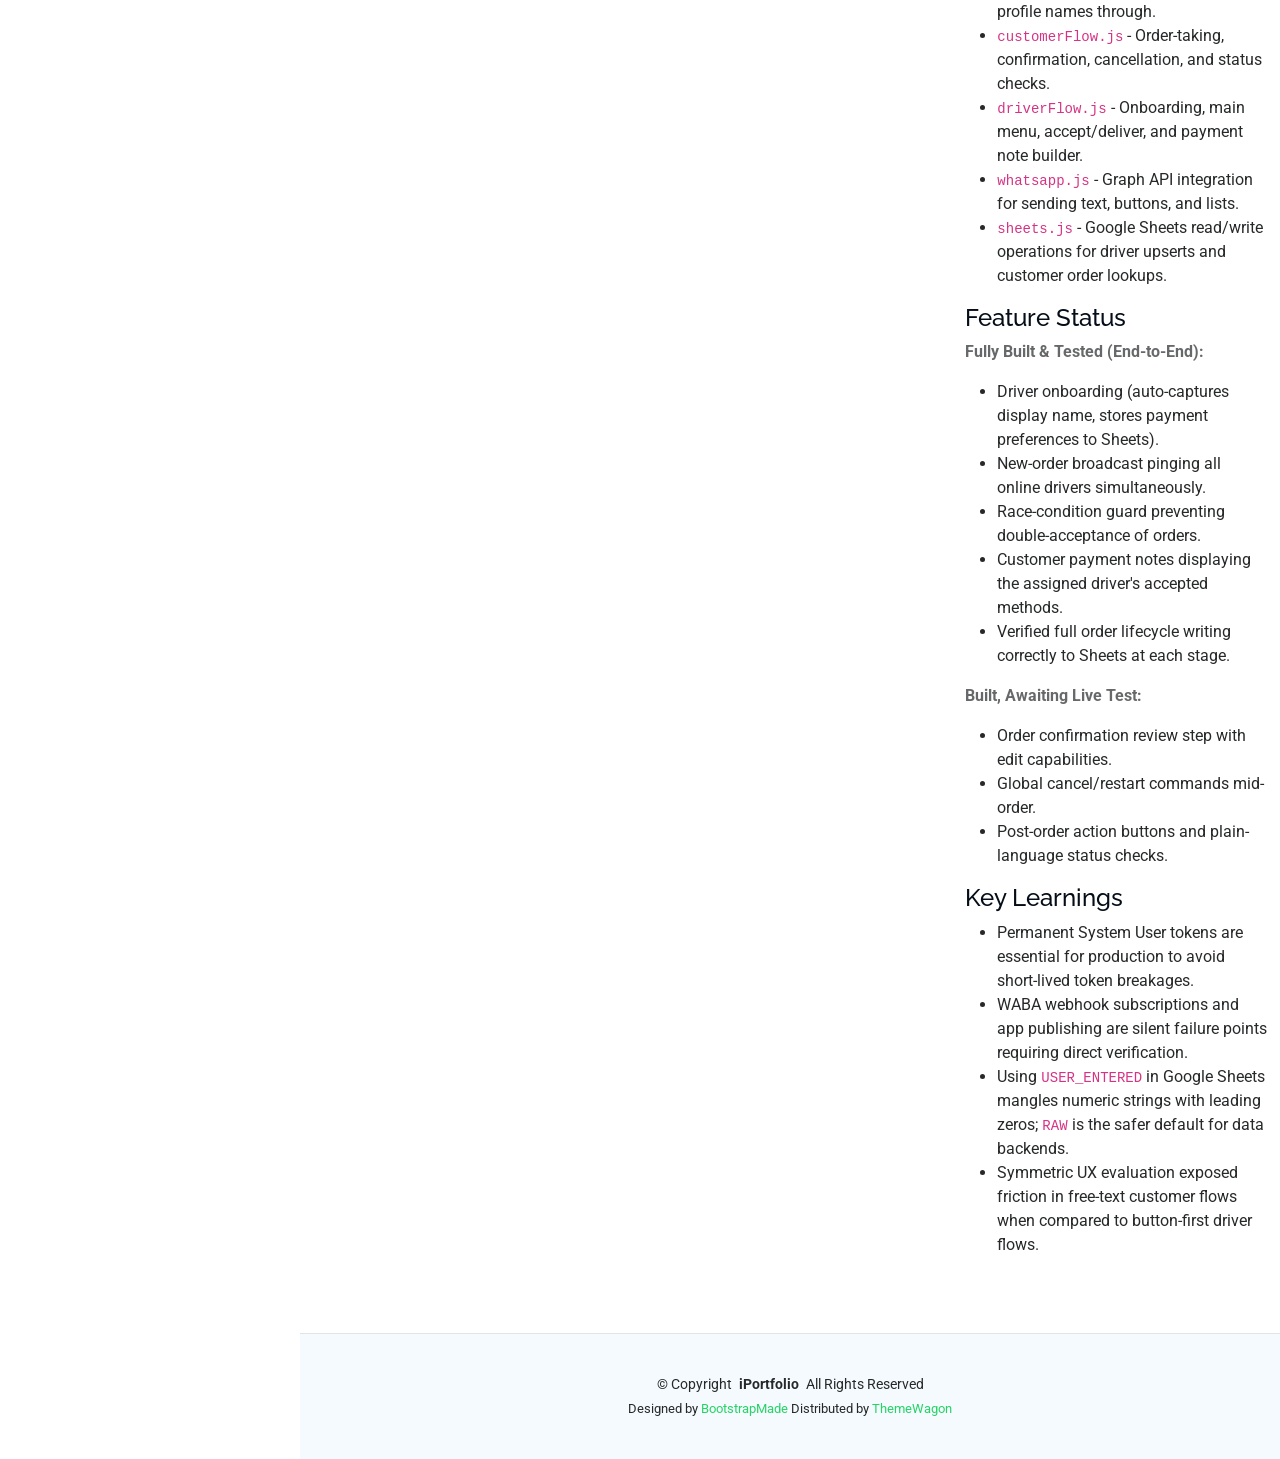
<file: portfolio-details.html>
<!DOCTYPE html>
<html lang="en">

<head>
  <meta charset="utf-8">
  <meta content="width=device-width, initial-scale=1.0" name="viewport">
  <title>iDelivery Project Details - Ofentse Pitso</title>
  <meta content="iDelivery WhatsApp Bot Project Details" name="description">
  <meta content="iDelivery, Node.js, Express, Meta Cloud API, WhatsApp Bot, Full-Stack" name="keywords">

  <!-- Favicons -->
  <link href="assets/img/favicon.png" rel="icon">
  <link href="assets/img/apple-touch-icon.png" rel="apple-touch-icon">

  <!-- Fonts -->
  <link href="https://fonts.googleapis.com" rel="preconnect">
  <link href="https://fonts.gstatic.com" rel="preconnect" crossorigin>
  <link href="https://fonts.googleapis.com/css2?family=Roboto:ital,wght@0,100;0,300;0,400;0,500;0,700;0,900;1,100;1,300;1,400;1,500;1,700;1,900&family=Poppins:ital,wght@0,100;0,200;0,300;0,400;0,500;0,600;0,700;0,800;0,900;1,100;1,200;1,300;1,400;1,500;1,600;1,700;1,800;1,900&family=Raleway:ital,wght@0,100;0,200;0,300;0,400;0,500;0,600;0,700;0,800;0,900;1,100;1,200;1,300;1,400;1,500;1,600;1,700;1,800;1,900&display=swap" rel="stylesheet">

  <!-- Vendor CSS Files -->
  <link href="assets/vendor/bootstrap/css/bootstrap.min.css" rel="stylesheet">
  <link href="assets/vendor/bootstrap-icons/bootstrap-icons.css" rel="stylesheet">
  <link href="assets/vendor/aos/aos.css" rel="stylesheet">
  <link href="assets/vendor/glightbox/css/glightbox.min.css" rel="stylesheet">
  <link href="assets/vendor/swiper/swiper-bundle.min.css" rel="stylesheet">

  <!-- Main CSS File -->
  <link href="assets/css/main.css" rel="stylesheet">
</head>

<body class="portfolio-details-page">

  <header id="header" class="header dark-background d-flex flex-column">
    <i class="header-toggle d-xl-none bi bi-list"></i>

    <div class="profile-img">
      <img src="assets/img/profile.jpg" alt="Ofentse Pitso" class="img-fluid rounded-circle">
    </div>

    <a href="index.html" class="logo d-flex align-items-center justify-content-center">
      <h1 class="sitename">Ofentse Pitso</h1>
    </a>

    <div class="social-links text-center">
      <a href="https://wa.me/+27680157156" class="whatsapp"><i class="bi bi-whatsapp"></i></a>
      <a href="https://github.com/RrePitso" class="github"><i class="bi bi-github"></i></a>
      <a href="https://linkedin.com/in/ofentse-pitso" class="linkedin"><i class="bi bi-linkedin"></i></a>
    </div>

    <nav id="navmenu" class="navmenu">
      <ul>
        <li><a href="index.html#hero"><i class="bi bi-house navicon"></i>Home</a></li>
        <li><a href="index.html#about"><i class="bi bi-person navicon"></i> About</a></li>
        <li><a href="index.html#resume"><i class="bi bi-file-earmark-text navicon"></i> Resume</a></li>
        <li><a href="index.html#portfolio"><i class="bi bi-images navicon"></i> Portfolio</a></li>
        <li><a href="index.html#services"><i class="bi bi-hdd-stack navicon"></i> Services</a></li>
        <li><a href="index.html#contact"><i class="bi bi-envelope navicon"></i> Contact</a></li>
      </ul>
    </nav>

  </header>

  <main class="main">

    <!-- Page Title -->
    <div class="page-title dark-background">
      <div class="container d-lg-flex justify-content-between align-items-center">
        <h1 class="mb-2 mb-lg-0">Portfolio Details</h1>
        <nav class="breadcrumbs">
          <ol>
            <li><a href="index.html">Home</a></li>
            <li class="current">iDelivery Status</li>
          </ol>
        </nav>
      </div>
    </div><!-- End Page Title -->

    <!-- Portfolio Details Section -->
    <section id="portfolio-details" class="portfolio-details section">

      <div class="container" data-aos="fade-up" data-aos-delay="100">

        <div class="row gy-4">

          <div class="col-lg-8">
            <div class="portfolio-details-slider swiper init-swiper">

              <script type="application/json" class="swiper-config">
                {
                  "loop": true,
                  "speed": 600,
                  "autoplay": {
                    "delay": 5000
                  },
                  "slidesPerView": "auto",
                  "pagination": {
                    "el": ".swiper-pagination",
                    "type": "bullets",
                    "clickable": true
                  }
                }
              </script>

              <div class="swiper-wrapper align-items-center">

                <div class="swiper-slide">
                  <img src="assets/img/portfolio/delivery.png" alt="iDelivery">
                </div>

              </div>
              <div class="swiper-pagination"></div>
            </div>
          </div>

          <div class="col-lg-4">
            <div class="portfolio-info" data-aos="fade-up" data-aos-delay="200">
              <h3>Project Information</h3>
              <ul>
                <li><strong>Category</strong>: Full-Stack / WhatsApp Bot</li>
                <li><strong>Client</strong>: iDelivery</li>
                <li><strong>Tech Stack</strong>: Node.js/Express, Meta Cloud API, Google Sheets</li>
                <li><strong>Hosting</strong>: Render</li>
                <li><strong>Project URL</strong>: <a href="https://github.com/RrePitso/idelivery-bot" target="_blank">RrePitso/idelivery-bot</a> (Private Repo)</li>
              </ul>
            </div>
            
            <div class="portfolio-description" data-aos="fade-up" data-aos-delay="300">
              <h2>iDelivery — Full Project Status (Updated)</h2>
              <p>
                <strong>Purpose & Context:</strong> Acting as both developer and business owner, I am building iDelivery, a WhatsApp-based delivery system. The MVP goal is to establish real end-to-end message flows between customers and drivers with minimal manual intervention.
              </p>
              
              <blockquote class="blockquote border-start border-4 ps-3 fst-italic text-muted">
                Currently, only the customer side is connected to a real number; the driver side still uses a Meta test number (so you need admin permissions).
              </blockquote>
              
              <hr>

              <h4>Infrastructure</h4>
              <ul>
                <li><strong>Numbers:</strong> Driver number (personal/temporary, Phone ID: 1212056825332424) and Customer number (MTN SIM, real production infrastructure, Phone ID: 1279274528599243). Two separate WABAs independently subscribed under the same business.</li>
                <li><strong>Access & Auth:</strong> Permanent System User access token implemented to resolve the recurring 24-hour expiry breakage. Google Sheets writes utilize a service account and <code>RAW</code> input mode (fixing leading-zero stripping bugs).</li>
                <li><strong>Hosting:</strong> Auto-deploys from GitHub to the Render free tier (Frankfurt region) on every push.</li>
              </ul>

              <h4>Codebase Structure (<code>src/</code>)</h4>
              <ul>
                <li><code>server.js</code> - Express, webhook verify + POST handler with diagnostic logging.</li>
                <li><code>router.js</code> - Routes by phone_number_id, passing WhatsApp profile names through.</li>
                <li><code>customerFlow.js</code> - Order-taking, confirmation, cancellation, and status checks.</li>
                <li><code>driverFlow.js</code> - Onboarding, main menu, accept/deliver, and payment note builder.</li>
                <li><code>whatsapp.js</code> - Graph API integration for sending text, buttons, and lists.</li>
                <li><code>sheets.js</code> - Google Sheets read/write operations for driver upserts and customer order lookups.</li>
              </ul>

              <h4>Feature Status</h4>
              <p><strong>Fully Built & Tested (End-to-End):</strong></p>
              <ul>
                <li>Driver onboarding (auto-captures display name, stores payment preferences to Sheets).</li>
                <li>New-order broadcast pinging all online drivers simultaneously.</li>
                <li>Race-condition guard preventing double-acceptance of orders.</li>
                <li>Customer payment notes displaying the assigned driver's accepted methods.</li>
                <li>Verified full order lifecycle writing correctly to Sheets at each stage.</li>
              </ul>

              <p><strong>Built, Awaiting Live Test:</strong></p>
              <ul>
                <li>Order confirmation review step with edit capabilities.</li>
                <li>Global cancel/restart commands mid-order.</li>
                <li>Post-order action buttons and plain-language status checks.</li>
              </ul>

              <h4>Key Learnings</h4>
              <ul>
                <li>Permanent System User tokens are essential for production to avoid short-lived token breakages.</li>
                <li>WABA webhook subscriptions and app publishing are silent failure points requiring direct verification.</li>
                <li>Using <code>USER_ENTERED</code> in Google Sheets mangles numeric strings with leading zeros; <code>RAW</code> is the safer default for data backends.</li>
                <li>Symmetric UX evaluation exposed friction in free-text customer flows when compared to button-first driver flows.</li>
              </ul>
              
            </div>
          </div>

        </div>

      </div>

    </section><!-- /Portfolio Details Section -->

  </main>

  <footer id="footer" class="footer position-relative light-background">

    <div class="container">
      <div class="copyright text-center ">
        <p>© <span>Copyright</span> <strong class="px-1 sitename">iPortfolio</strong> <span>All Rights Reserved</span></p>
      </div>
      <div class="credits">
        Designed by <a href="https://bootstrapmade.com/">BootstrapMade</a> Distributed by <a href="https://themewagon.com">ThemeWagon</a>
      </div>
    </div>

  </footer>

  <!-- Scroll Top -->
  <a href="#" id="scroll-top" class="scroll-top d-flex align-items-center justify-content-center"><i class="bi bi-arrow-up-short"></i></a>

  <!-- Preloader -->
  <div id="preloader"></div>

  <!-- Vendor JS Files -->
  <script src="assets/vendor/bootstrap/js/bootstrap.bundle.min.js"></script>
  <script src="assets/vendor/php-email-form/validate.js"></script>
  <script src="assets/vendor/aos/aos.js"></script>
  <script src="assets/vendor/typed.js/typed.umd.js"></script>
  <script src="assets/vendor/purecounter/purecounter_vanilla.js"></script>
  <script src="assets/vendor/waypoints/noframework.waypoints.js"></script>
  <script src="assets/vendor/glightbox/js/glightbox.min.js"></script>
  <script src="assets/vendor/imagesloaded/imagesloaded.pkgd.min.js"></script>
  <script src="assets/vendor/isotope-layout/isotope.pkgd.min.js"></script>
  <script src="assets/vendor/swiper/swiper-bundle.min.js"></script>

  <!-- Main JS File -->
  <script src="assets/js/main.js"></script>

</body>

</html>
</file>
<file: assets/css/main.css>
/**
* Template Name: iPortfolio
* Template URL: https://bootstrapmade.com/iportfolio-bootstrap-portfolio-websites-template/
* Updated: Jun 29 2024 with Bootstrap v5.3.3
* Author: BootstrapMade.com
* License: https://bootstrapmade.com/license/
*/

/*--------------------------------------------------------------
# Font & Color Variables
# Help: https://bootstrapmade.com/color-system/
--------------------------------------------------------------*/
/* Fonts */
:root {
  --default-font: "Roboto",  system-ui, -apple-system, "Segoe UI", Roboto, "Helvetica Neue", Arial, "Noto Sans", "Liberation Sans", sans-serif, "Apple Color Emoji", "Segoe UI Emoji", "Segoe UI Symbol", "Noto Color Emoji";
  --heading-font: "Raleway",  sans-serif;
  --nav-font: "Poppins",  sans-serif;
}

/* Global Colors - The following color variables are used throughout the website. Updating them here will change the color scheme of the entire website */
:root { 
  --background-color: #ffffff; /* Background color for the entire website, including individual sections */
  --default-color: #272829; /* Default color used for the majority of the text content across the entire website */
  --heading-color: #050d18; /* Color for headings, subheadings and title throughout the website */
  --accent-color: #25D366; /* Accent color that represents your brand on the website. It's used for buttons, links, and other elements that need to stand out */
  --surface-color: #ffffff; /* The surface color is used as a background of boxed elements within sections, such as cards, icon boxes, or other elements that require a visual separation from the global background. */
  --contrast-color: #ffffff; /* Contrast color for text, ensuring readability against backgrounds of accent, heading, or default colors. */
}

/* Nav Menu Colors - The following color variables are used specifically for the navigation menu. They are separate from the global colors to allow for more customization options */
:root {
  --nav-color: #a8a9b4;  /* The default color of the main navmenu links */
  --nav-hover-color: #ffffff; /* Applied to main navmenu links when they are hovered over or active */
  --nav-mobile-background-color: #040b14; /* Used as the background color for mobile navigation menu */
  --nav-dropdown-background-color: #040b14; /* Used as the background color for dropdown items that appear when hovering over primary navigation items */
  --nav-dropdown-color: #a8a9b4; /* Used for navigation links of the dropdown items in the navigation menu. */
  --nav-dropdown-hover-color: #ffffff; /* Similar to --nav-hover-color, this color is applied to dropdown navigation links when they are hovered over. */
}

/* Color Presets - These classes override global colors when applied to any section or element, providing reuse of the sam color scheme. */

.light-background {
  --background-color: #f4fafd;
  --surface-color: #ffffff;
}

.dark-background {
  --background-color: #040b14;
  --default-color: #ffffff;
  --heading-color: #ffffff;
  --surface-color: #151f2b;
  --contrast-color: #ffffff;
}

/* Smooth scroll */
:root {
  scroll-behavior: smooth;
}

/*--------------------------------------------------------------
# General Styling & Shared Classes
--------------------------------------------------------------*/
body {
  color: var(--default-color);
  background-color: var(--background-color);
  font-family: var(--default-font);
}

a {
  color: var(--accent-color);
  text-decoration: none;
  transition: 0.3s;
}

a:hover {
  color: color-mix(in srgb, var(--accent-color), transparent 25%);
  text-decoration: none;
}

h1,
h2,
h3,
h4,
h5,
h6 {
  color: var(--heading-color);
  font-family: var(--heading-font);
}

/* PHP Email Form Messages
------------------------------*/
.php-email-form .error-message {
  display: none;
  background: #df1529;
  color: #ffffff;
  text-align: left;
  padding: 15px;
  margin-bottom: 24px;
  font-weight: 600;
}

.php-email-form .sent-message {
  display: none;
  color: #ffffff;
  background: #059652;
  text-align: center;
  padding: 15px;
  margin-bottom: 24px;
  font-weight: 600;
}

.php-email-form .loading {
  display: none;
  background: var(--surface-color);
  text-align: center;
  padding: 15px;
  margin-bottom: 24px;
}

.php-email-form .loading:before {
  content: "";
  display: inline-block;
  border-radius: 50%;
  width: 24px;
  height: 24px;
  margin: 0 10px -6px 0;
  border: 3px solid var(--accent-color);
  border-top-color: var(--surface-color);
  animation: php-email-form-loading 1s linear infinite;
}

@keyframes php-email-form-loading {
  0% {
    transform: rotate(0deg);
  }

  100% {
    transform: rotate(360deg);
  }
}

/*--------------------------------------------------------------
# Global Header
--------------------------------------------------------------*/
.header {
  color: var(--default-color);
  background-color: var(--background-color);
  position: fixed;
  top: 0;
  left: 0;
  bottom: 0;
  padding: 0 15px;
  width: 300px;
  transition: all ease-in-out 0.3s;
  overflow-y: auto;
  z-index: 997;
  border-right: 1px solid color-mix(in srgb, var(--default-color), transparent 90%);
}

.header .profile-img img {
  margin: 15px auto;
  display: block;
  width: 120px;
  border: 8px solid color-mix(in srgb, var(--default-color), transparent 85%);
}

.header .logo {
  line-height: 1;
  margin-bottom: 15px;
}

.header .logo img {
  max-height: 32px;
  margin-right: 8px;
}

.header .logo h1 {
  font-size: 24px;
  margin: 0;
  font-weight: 700;
  color: var(--heading-color);
}

.header .social-links {
  margin: 0 0 20px 0;
}

.header .social-links a {
  font-size: 16px;
  display: inline-flex;
  align-items: center;
  justify-content: center;
  background: color-mix(in srgb, var(--default-color), transparent 90%);
  color: var(--default-color);
  margin: 0 2px;
  border-radius: 50%;
  text-align: center;
  width: 40px;
  height: 40px;
  transition: 0.3s;
}

.header .social-links a:hover {
  color: var(--contrast-color);
  background: var(--accent-color);
}

@media (min-width: 1200px) {

  .header~main,
  .header~#footer {
    margin-left: 300px;
  }
}

@media (max-width: 1199px) {
  .header {
    left: -100%;
  }
}

.header.header-show {
  left: 0;
}

.header .header-toggle {
  color: var(--contrast-color);
  background-color: var(--accent-color);
  font-size: 22px;
  display: flex;
  align-items: center;
  justify-content: center;
  width: 40px;
  height: 40px;
  border-radius: 50%;
  cursor: pointer;
  position: fixed;
  top: 15px;
  right: 15px;
  z-index: 9999;
  transition: background-color 0.3s;
}

.header .header-toggle:hover {
  color: var(--contrast-color);
  background-color: color-mix(in srgb, var(--accent-color) 90%, white 15%);
}

/*--------------------------------------------------------------
# Navigation Menu
--------------------------------------------------------------*/
.mobile-nav-toggle {
  display: none;
}

.navmenu {
  padding: 0;
  z-index: 9997;
}

.navmenu ul {
  list-style: none;
  padding: 0 0 20px 0;
  margin: 0;
}

.navmenu a,
.navmenu a:focus {
  color: var(--nav-color);
  padding: 15px 10px;
  font-family: var(--nav-font);
  font-size: 16px;
  font-weight: 400;
  display: flex;
  align-items: center;
  white-space: nowrap;
  transition: 0.3s;
  width: 100%;
}

.navmenu a .navicon,
.navmenu a:focus .navicon {
  font-size: 20px;
  margin-right: 10px;
}

.navmenu a .toggle-dropdown,
.navmenu a:focus .toggle-dropdown {
  font-size: 12px;
  line-height: 0;
  margin-left: auto;
  width: 30px;
  height: 30px;
  display: flex;
  align-items: center;
  justify-content: center;
  border-radius: 50%;
  transition: 0.3s;
  flex-shrink: 0;
  background-color: color-mix(in srgb, var(--accent-color), transparent 90%);
}

.navmenu a .toggle-dropdown:hover,
.navmenu a:focus .toggle-dropdown:hover {
  background-color: var(--accent-color);
  color: var(--contrast-color);
}

.navmenu a:hover,
.navmenu .active,
.navmenu .active:focus {
  color: var(--nav-hover-color);
}

.navmenu a:hover .navicon,
.navmenu .active .navicon,
.navmenu .active:focus .navicon {
  color: var(--accent-color);
}

.navmenu .active .toggle-dropdown,
.navmenu .active:focus .toggle-dropdown {
  background-color: var(--accent-color);
  color: var(--contrast-color);
  transform: rotate(180deg);
}

.navmenu .dropdown {
  display: block;
}

.navmenu .dropdown a,
.navmenu .dropdown a:focus {
  color: --nav-dropdown-color;
}

.navmenu .dropdown a:hover,
.navmenu .dropdown .active,
.navmenu .dropdown .active:focus {
  color: var(--nav-dropdown-hover-color);
}

.navmenu .dropdown ul {
  position: static;
  display: none;
  z-index: 99;
  padding: 5px 10px;
  margin: 5px 10px;
  background-color: var(--nav-dropdown-background-color);
  border: 1px solid color-mix(in srgb, var(--default-color), transparent 90%);
  box-shadow: none;
  transition: all 0.5s ease-in-out;
}

.navmenu .dropdown ul ul {
  background-color: rgba(33, 37, 41, 0.1);
}

.navmenu .dropdown>.dropdown-active {
  display: block;
  background-color: rgba(33, 37, 41, 0.03);
}

/*--------------------------------------------------------------
# Global Footer
--------------------------------------------------------------*/
.footer {
  color: var(--default-color);
  background-color: var(--background-color);
  font-size: 14px;
  padding: 40px 0;
  position: relative;
  border-top: 1px solid color-mix(in srgb, var(--default-color), transparent 90%);
}

.footer .copyright p {
  margin-bottom: 0;
}

.footer .credits {
  margin-top: 4px;
  font-size: 13px;
  text-align: center;
}

/*--------------------------------------------------------------
# Preloader
--------------------------------------------------------------*/
#preloader {
  position: fixed;
  inset: 0;
  z-index: 999999;
  overflow: hidden;
  background: var(--background-color);
  transition: all 0.6s ease-out;
}

#preloader:before {
  content: "";
  position: fixed;
  top: calc(50% - 30px);
  left: calc(50% - 30px);
  border: 6px solid #ffffff;
  border-color: var(--accent-color) transparent var(--accent-color) transparent;
  border-radius: 50%;
  width: 60px;
  height: 60px;
  animation: animate-preloader 1.5s linear infinite;
}

@keyframes animate-preloader {
  0% {
    transform: rotate(0deg);
  }

  100% {
    transform: rotate(360deg);
  }
}

/*--------------------------------------------------------------
# Scroll Top Button
--------------------------------------------------------------*/
.scroll-top {
  position: fixed;
  visibility: hidden;
  opacity: 0;
  right: 15px;
  bottom: -15px;
  z-index: 99999;
  background-color: var(--accent-color);
  width: 44px;
  height: 44px;
  border-radius: 50px;
  transition: all 0.4s;
}

.scroll-top i {
  font-size: 24px;
  color: var(--contrast-color);
  line-height: 0;
}

.scroll-top:hover {
  background-color: color-mix(in srgb, var(--accent-color), transparent 20%);
  color: var(--contrast-color);
}

.scroll-top.active {
  visibility: visible;
  opacity: 1;
  bottom: 15px;
}

/*--------------------------------------------------------------
# Disable aos animation delay on mobile devices
--------------------------------------------------------------*/
@media screen and (max-width: 768px) {
  [data-aos-delay] {
    transition-delay: 0 !important;
  }
}

/*--------------------------------------------------------------
# Global Page Titles & Breadcrumbs
--------------------------------------------------------------*/
.page-title {
  color: var(--default-color);
  background-color: var(--background-color);
  padding: 25px 0;
  position: relative;
}

.page-title h1 {
  font-size: 24px;
  font-weight: 700;
}

.page-title .breadcrumbs ol {
  display: flex;
  flex-wrap: wrap;
  list-style: none;
  padding: 0;
  margin: 0;
  font-size: 14px;
  font-weight: 400;
}

.page-title .breadcrumbs ol li+li {
  padding-left: 10px;
}

.page-title .breadcrumbs ol li+li::before {
  content: "/";
  display: inline-block;
  padding-right: 10px;
  color: color-mix(in srgb, var(--default-color), transparent 70%);
}

/*--------------------------------------------------------------
# Global Sections
--------------------------------------------------------------*/
section,
.section {
  color: var(--default-color);
  background-color: var(--background-color);
  padding: 60px 0;
  overflow: clip;
}

/*--------------------------------------------------------------
# Global Section Titles
--------------------------------------------------------------*/
.section-title {
  padding-bottom: 60px;
  position: relative;
}

.section-title h2 {
  font-size: 32px;
  font-weight: 700;
  margin-bottom: 20px;
  padding-bottom: 20px;
  position: relative;
}

.section-title h2:after {
  content: "";
  position: absolute;
  display: block;
  width: 50px;
  height: 3px;
  background: var(--accent-color);
  left: 0;
  bottom: 0;
}

.section-title p {
  margin-bottom: 0;
}

/*--------------------------------------------------------------
# Hero Section
--------------------------------------------------------------*/
.hero {
  width: 100%;
  min-height: 100vh;
  position: relative;
  padding: 80px 0;
  display: flex;
  align-items: center;
  justify-content: center;
}

.hero img {
  position: absolute;
  inset: 0;
  display: block;
  width: 100%;
  height: 100%;
  object-fit: cover;
  z-index: 1;
}

.hero:before {
  content: "";
  background: color-mix(in srgb, var(--background-color), transparent 70%);
  position: absolute;
  inset: 0;
  z-index: 2;
}

.hero .container {
  position: relative;
  z-index: 3;
}

.hero h2 {
  margin: 0;
  font-size: 64px;
  font-weight: 700;
}

.hero p {
  margin: 5px 0 0 0;
  font-size: 26px;
}

.hero p span {
  letter-spacing: 1px;
  border-bottom: 2px solid var(--accent-color);
}

.hero .social-links {
  margin-top: 25px;
}

.hero .social-links a {
  font-size: 24px;
  display: inline-block;
  color: color-mix(in srgb, var(--default-color), transparent 50%);
  line-height: 1;
  margin-right: 20px;
  transition: 0.3s;
}

.hero .social-links a:hover {
  color: var(--accent-color);
}

@media (max-width: 768px) {
  .hero h2 {
    font-size: 32px;
  }

  .hero p {
    font-size: 20px;
  }
}

/*--------------------------------------------------------------
# About Section
--------------------------------------------------------------*/
.about .content h2 {
  font-weight: 700;
  font-size: 24px;
}

.about .content ul {
  list-style: none;
  padding: 0;
}

.about .content ul li {
  margin-bottom: 20px;
  display: flex;
  align-items: center;
}

.about .content ul strong {
  margin-right: 10px;
}

.about .content ul i {
  font-size: 16px;
  margin-right: 5px;
  color: var(--accent-color);
  line-height: 0;
}

/*--------------------------------------------------------------
# Stats Section
--------------------------------------------------------------*/
.stats .stats-item {
  padding: 30px;
  width: 100%;
}

.stats .stats-item i {
  color: var(--accent-color);
  display: block;
  font-size: 44px;
  float: left;
  line-height: 0;
}

.stats .stats-item .purecounter {
  color: var(--heading-color);
  font-size: 48px;
  line-height: 40px;
  display: block;
  font-weight: 700;
  margin-left: 60px;
}

.stats .stats-item p {
  color: color-mix(in srgb, var(--default-color), transparent 40%);
  padding: 15px 0 0 0;
  margin: 0 0 0 60px;
  font-family: var(--heading-font);
  font-size: 14px;
}

/*--------------------------------------------------------------
# Skills Section
--------------------------------------------------------------*/
.skills .progress {
  height: 60px;
  display: block;
  background: none;
  border-radius: 0;
}

.skills .progress .skill {
  color: var(--heading-color);
  padding: 0;
  margin: 0 0 6px 0;
  text-transform: uppercase;
  display: block;
  font-weight: 600;
  font-family: var(--heading-font);
}

.skills .progress .skill .val {
  float: right;
  font-style: normal;
}

.skills .progress-bar-wrap {
  background: color-mix(in srgb, var(--default-color), transparent 90%);
  height: 10px;
}

.skills .progress-bar {
  width: 1px;
  height: 10px;
  transition: 0.9s;
  background-color: var(--accent-color);
}

/*--------------------------------------------------------------
# Resume Section
--------------------------------------------------------------*/
.resume .resume-title {
  color: var(--heading-color);
  font-size: 26px;
  font-weight: 700;
  margin-top: 20px;
  margin-bottom: 20px;
}

.resume .resume-item {
  padding: 0 0 20px 20px;
  margin-top: -2px;
  border-left: 2px solid var(--accent-color);
  position: relative;
}

.resume .resume-item h4 {
  line-height: 18px;
  font-size: 18px;
  font-weight: 600;
  text-transform: uppercase;
  color: color-mix(in srgb, var(--default-color), transparent 20%);
  margin-bottom: 10px;
}

.resume .resume-item h5 {
  font-size: 16px;
  padding: 5px 15px;
  display: inline-block;
  font-weight: 600;
  margin-bottom: 10px;
}

.resume .resume-item ul {
  padding-left: 20px;
}

.resume .resume-item ul li {
  padding-bottom: 10px;
}

.resume .resume-item:last-child {
  padding-bottom: 0;
}

.resume .resume-item::before {
  content: "";
  position: absolute;
  width: 16px;
  height: 16px;
  border-radius: 50px;
  left: -9px;
  top: 0;
  background: var(--background-color);
  border: 2px solid var(--accent-color);
}

/*--------------------------------------------------------------
# Portfolio Section
--------------------------------------------------------------*/
.portfolio .portfolio-filters {
  padding: 0;
  margin: 0 auto 20px auto;
  list-style: none;
  text-align: center;
}

.portfolio .portfolio-filters li {
  cursor: pointer;
  display: inline-block;
  padding: 0;
  font-size: 14px;
  font-weight: 400;
  margin: 0 10px;
  line-height: 1;
  text-transform: uppercase;
  margin-bottom: 10px;
  transition: all 0.3s ease-in-out;
}

.portfolio .portfolio-filters li:hover,
.portfolio .portfolio-filters li.filter-active {
  color: var(--accent-color);
}

.portfolio .portfolio-filters li:first-child {
  margin-left: 0;
}

.portfolio .portfolio-filters li:last-child {
  margin-right: 0;
}

@media (max-width: 575px) {
  .portfolio .portfolio-filters li {
    font-size: 14px;
    margin: 0 5px;
  }
}

.portfolio .portfolio-content {
  position: relative;
  overflow: hidden;
}

.portfolio .portfolio-content img {
  transition: 0.3s;
}

.portfolio .portfolio-content .portfolio-info {
  opacity: 0;
  position: absolute;
  inset: 0;
  z-index: 3;
  transition: all ease-in-out 0.3s;
  background: rgba(0, 0, 0, 0.6);
  padding: 15px;
}

.portfolio .portfolio-content .portfolio-info h4 {
  font-size: 14px;
  padding: 5px 10px;
  font-weight: 400;
  color: #ffffff;
  display: inline-block;
  background-color: var(--accent-color);
}

.portfolio .portfolio-content .portfolio-info p {
  position: absolute;
  bottom: 10px;
  text-align: center;
  display: inline-block;
  left: 0;
  right: 0;
  font-size: 16px;
  font-weight: 600;
  color: rgba(255, 255, 255, 0.8);
}

.portfolio .portfolio-content .portfolio-info .preview-link,
.portfolio .portfolio-content .portfolio-info .details-link {
  position: absolute;
  left: calc(50% - 40px);
  font-size: 26px;
  top: calc(50% - 14px);
  color: #fff;
  transition: 0.3s;
  line-height: 1.2;
}

.portfolio .portfolio-content .portfolio-info .preview-link:hover,
.portfolio .portfolio-content .portfolio-info .details-link:hover {
  color: var(--accent-color);
}

.portfolio .portfolio-content .portfolio-info .details-link {
  left: 50%;
  font-size: 34px;
  line-height: 0;
}

.portfolio .portfolio-content:hover .portfolio-info {
  opacity: 1;
}

.portfolio .portfolio-content:hover img {
  transform: scale(1.1);
}

/*--------------------------------------------------------------
# Services Section
--------------------------------------------------------------*/
.services .service-item {
  position: relative;
}

.services .service-item .icon {
  background: var(--accent-color);
  display: flex;
  align-items: center;
  justify-content: center;
  width: 54px;
  height: 54px;
  border-radius: 50%;
  transition: 0.5s;
  border: 1px solid var(--accent-color);
  margin-right: 20px;
}

.services .service-item .icon i {
  color: var(--contrast-color);
  font-size: 24px;
  line-height: 0;
}

.services .service-item:hover .icon {
  background: var(--surface-color);
}

.services .service-item:hover .icon i {
  color: var(--accent-color);
}

.services .service-item .title {
  font-weight: 700;
  margin-bottom: 15px;
  font-size: 18px;
}

.services .service-item .title a {
  color: var(--heading-color);
}

.services .service-item .title a:hover {
  color: var(--accent-color);
}

.services .service-item .description {
  line-height: 24px;
  font-size: 14px;
}

/*--------------------------------------------------------------
# Testimonials Section
--------------------------------------------------------------*/
.testimonials .testimonials-carousel,
.testimonials .testimonials-slider {
  overflow: hidden;
}

.testimonials .testimonial-item {
  box-sizing: content-box;
  text-align: center;
  min-height: 320px;
}

.testimonials .testimonial-item .testimonial-img {
  width: 90px;
  border-radius: 50%;
  margin: 0 auto;
}

.testimonials .testimonial-item h3 {
  font-size: 18px;
  font-weight: bold;
  margin: 10px 0 5px 0;
}

.testimonials .testimonial-item h4 {
  font-size: 14px;
  color: color-mix(in srgb, var(--default-color), transparent 20%);
  margin: 0;
}

.testimonials .testimonial-item .quote-icon-left,
.testimonials .testimonial-item .quote-icon-right {
  color: color-mix(in srgb, var(--accent-color), transparent 40%);
  font-size: 26px;
  line-height: 0;
}

.testimonials .testimonial-item .quote-icon-left {
  display: inline-block;
  left: -5px;
  position: relative;
}

.testimonials .testimonial-item .quote-icon-right {
  display: inline-block;
  right: -5px;
  position: relative;
  top: 10px;
  transform: scale(-1, -1);
}

.testimonials .testimonial-item p {
  font-style: italic;
  margin: 0 15px 15px 15px;
  padding: 20px;
  background-color: var(--surface-color);
  position: relative;
  margin-bottom: 35px;
  border-radius: 6px;
  box-shadow: 0px 2px 15px rgba(0, 0, 0, 0.1);
}

.testimonials .testimonial-item p::after {
  content: "";
  width: 0;
  height: 0;
  border-top: 20px solid var(--surface-color);
  border-right: 20px solid transparent;
  border-left: 20px solid transparent;
  position: absolute;
  bottom: -20px;
  left: calc(50% - 20px);
}

.testimonials .swiper-wrapper {
  height: auto;
}

.testimonials .swiper-pagination {
  margin-top: 40px;
  position: relative;
}

.testimonials .swiper-pagination .swiper-pagination-bullet {
  width: 12px;
  height: 12px;
  background-color: var(--background-color);
  opacity: 1;
  border: 1px solid var(--accent-color);
}

.testimonials .swiper-pagination .swiper-pagination-bullet-active {
  background-color: var(--accent-color);
}

/*--------------------------------------------------------------
# Contact Section
--------------------------------------------------------------*/
.contact .info-wrap {
  background-color: var(--surface-color);
  box-shadow: 0px 0px 20px rgba(0, 0, 0, 0.1);
  padding: 30px;
}

@media (max-width: 575px) {
  .contact .info-wrap {
    padding: 20px;
  }
}

.contact .info-item {
  margin-bottom: 40px;
}

.contact .info-item i {
  font-size: 20px;
  color: var(--accent-color);
  background: color-mix(in srgb, var(--accent-color), transparent 92%);
  width: 44px;
  height: 44px;
  display: flex;
  justify-content: center;
  align-items: center;
  border-radius: 50px;
  transition: all 0.3s ease-in-out;
  margin-right: 15px;
}

.contact .info-item h3 {
  padding: 0;
  font-size: 18px;
  font-weight: 700;
  margin-bottom: 5px;
}

.contact .info-item p {
  padding: 0;
  margin-bottom: 0;
  font-size: 14px;
}

.contact .info-item:hover i {
  background: var(--accent-color);
  color: var(--contrast-color);
}

.contact .php-email-form {
  background-color: var(--surface-color);
  height: 100%;
  padding: 30px;
  box-shadow: 0px 0px 20px rgba(0, 0, 0, 0.1);
}

@media (max-width: 575px) {
  .contact .php-email-form {
    padding: 20px;
  }
}

.contact .php-email-form input[type=text],
.contact .php-email-form input[type=email],
.contact .php-email-form textarea {
  font-size: 14px;
  padding: 10px 15px;
  box-shadow: none;
  border-radius: 0;
  color: var(--default-color);
  background-color: var(--surface-color);
  border-color: color-mix(in srgb, var(--default-color), transparent 80%);
}

.contact .php-email-form input[type=text]:focus,
.contact .php-email-form input[type=email]:focus,
.contact .php-email-form textarea:focus {
  border-color: var(--accent-color);
}

.contact .php-email-form input[type=text]::placeholder,
.contact .php-email-form input[type=email]::placeholder,
.contact .php-email-form textarea::placeholder {
  color: color-mix(in srgb, var(--default-color), transparent 70%);
}

.contact .php-email-form button[type=submit] {
  color: var(--contrast-color);
  background: var(--accent-color);
  border: 0;
  padding: 10px 30px;
  transition: 0.4s;
  border-radius: 50px;
}

.contact .php-email-form button[type=submit]:hover {
  background: color-mix(in srgb, var(--accent-color), transparent 25%);
}

/*--------------------------------------------------------------
# Portfolio Details Section
--------------------------------------------------------------*/
.portfolio-details .portfolio-details-slider img {
  width: 100%;
}

.portfolio-details .portfolio-details-slider .swiper-pagination {
  margin-top: 20px;
  position: relative;
}

.portfolio-details .portfolio-details-slider .swiper-pagination .swiper-pagination-bullet {
  width: 12px;
  height: 12px;
  background-color: color-mix(in srgb, var(--default-color), transparent 85%);
  opacity: 1;
}

.portfolio-details .portfolio-details-slider .swiper-pagination .swiper-pagination-bullet-active {
  background-color: var(--accent-color);
}

.portfolio-details .portfolio-info {
  padding: 30px;
  box-shadow: 0px 0 30px rgba(0, 0, 0, 0.1);
}

.portfolio-details .portfolio-info h3 {
  font-size: 22px;
  font-weight: 700;
  margin-bottom: 20px;
  padding-bottom: 20px;
  border-bottom: 1px solid color-mix(in srgb, var(--default-color), transparent 85%);
}

.portfolio-details .portfolio-info ul {
  list-style: none;
  padding: 0;
  font-size: 15px;
}

.portfolio-details .portfolio-info ul li+li {
  margin-top: 10px;
}

.portfolio-details .portfolio-description {
  padding-top: 30px;
}

.portfolio-details .portfolio-description h2 {
  font-size: 26px;
  font-weight: 700;
  margin-bottom: 20px;
}

.portfolio-details .portfolio-description p {
  padding: 0;
  color: color-mix(in srgb, var(--default-color), transparent 30%);
}

/*--------------------------------------------------------------
# Service Details Section
--------------------------------------------------------------*/
.service-details .services-list {
  padding: 10px 30px;
  border: 1px solid color-mix(in srgb, var(--default-color), transparent 90%);
  margin-bottom: 20px;
}

.service-details .services-list a {
  display: block;
  line-height: 1;
  padding: 8px 0 8px 15px;
  border-left: 3px solid color-mix(in srgb, var(--default-color), transparent 70%);
  margin: 20px 0;
  color: color-mix(in srgb, var(--default-color), transparent 20%);
  transition: 0.3s;
}

.service-details .services-list a.active {
  color: var(--heading-color);
  font-weight: 700;
  border-color: var(--accent-color);
}

.service-details .services-list a:hover {
  border-color: var(--accent-color);
}

.service-details .services-img {
  margin-bottom: 20px;
}

.service-details h3 {
  font-size: 26px;
  font-weight: 700;
}

.service-details h4 {
  font-size: 20px;
  font-weight: 700;
}

.service-details p {
  font-size: 15px;
}

.service-details ul {
  list-style: none;
  padding: 0;
  font-size: 15px;
}

.service-details ul li {
  padding: 5px 0;
  display: flex;
  align-items: center;
}

.service-details ul i {
  font-size: 20px;
  margin-right: 8px;
  color: var(--accent-color);
}

/*--------------------------------------------------------------
# Starter Section Section
--------------------------------------------------------------*/
.starter-section {
  /* Add your styles here */
}
</file>
